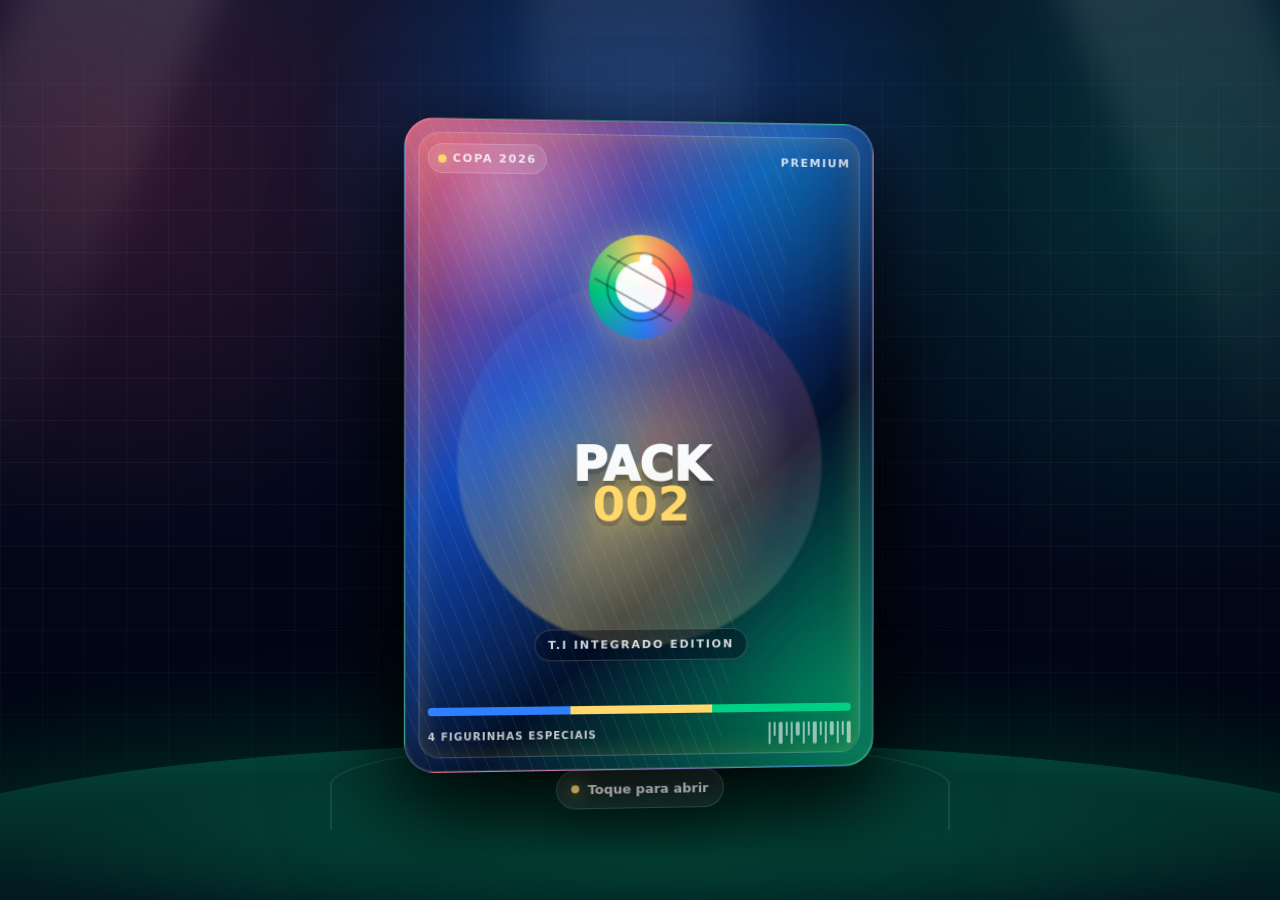
<file: index.html>
<!DOCTYPE html>
<html lang="pt-BR">
<head>
  <meta charset="UTF-8" />
  <meta name="viewport" content="width=device-width, initial-scale=1.0" />

  <title>Figurinha - Copa 2026</title>

  <script src="./assets/gsap.min.js"></script>

  <style>
    :root {
      --bg-1: #020617;
      --gold: #ffd76a;
      --gold-2: #ffb703;
      --blue: #2f80ff;
      --red: #ff3b5f;
      --green: #00d084;
      --white: #f8fafc;
      --card-border: rgba(255, 255, 255, 0.22);
      --pack-w: min(70vw, 285px);
      --pack-h: calc(var(--pack-w) * 1.38);
      --radius: 24px;
    }

    * {
      box-sizing: border-box;
      margin: 0;
      padding: 0;
    }

    html,
    body {
      width: 100%;
      min-height: 100%;
      overflow-x: hidden;
      font-family: Inter, ui-sans-serif, system-ui, -apple-system, BlinkMacSystemFont, "Segoe UI", sans-serif;
      background: var(--bg-1);
      color: var(--white);
    }

    body {
      min-height: 100vh;
    }

    button {
      font: inherit;
    }

    .page {
      position: relative;
      min-height: 100vh;
      display: grid;
      place-items: center;
      padding: 20px 12px 30px;
      overflow-x: hidden;
      overflow-y: auto;
      background:
        radial-gradient(circle at 50% 18%, rgba(47, 128, 255, 0.38), transparent 34%),
        radial-gradient(circle at 8% 16%, rgba(255, 59, 95, 0.18), transparent 30%),
        radial-gradient(circle at 92% 20%, rgba(0, 208, 132, 0.16), transparent 30%),
        linear-gradient(180deg, #06122a 0%, #020617 68%, #01040b 100%);
    }

    .page::before {
      content: "";
      position: absolute;
      inset: 0;
      background-image:
        linear-gradient(rgba(255, 255, 255, 0.035) 1px, transparent 1px),
        linear-gradient(90deg, rgba(255, 255, 255, 0.035) 1px, transparent 1px);
      background-size: 42px 42px;
      mask-image: linear-gradient(to bottom, transparent, black 14%, black 68%, transparent);
      pointer-events: none;
    }

    .stadium {
      position: absolute;
      inset: 0;
      overflow: hidden;
      pointer-events: none;
    }

    .stadium::before {
      content: "";
      position: absolute;
      left: 50%;
      bottom: -72px;
      width: 120vw;
      height: 230px;
      transform: translateX(-50%);
      border-radius: 50% 50% 0 0;
      background:
        radial-gradient(ellipse at center, rgba(0, 208, 132, 0.24), transparent 58%),
        linear-gradient(180deg, rgba(4, 120, 87, 0.55), rgba(2, 6, 23, 0.95));
      box-shadow: 0 -30px 100px rgba(0, 208, 132, 0.15);
    }

    .stadium-line {
      position: absolute;
      left: 50%;
      bottom: 70px;
      width: min(620px, 92vw);
      height: 90px;
      transform: translateX(-50%);
      border: 2px solid rgba(255, 255, 255, 0.14);
      border-bottom: none;
      border-radius: 50% 50% 0 0;
      opacity: 0.65;
    }

    .light {
      position: absolute;
      top: -80px;
      width: 180px;
      height: 82vh;
      background: linear-gradient(to bottom, rgba(255, 255, 255, 0.24), transparent 78%);
      filter: blur(18px);
      opacity: 0.5;
      transform-origin: top center;
      mix-blend-mode: screen;
    }

    .light.left {
      left: 5%;
      transform: rotate(24deg);
    }

    .light.right {
      right: 5%;
      transform: rotate(-24deg);
    }

    .light.center {
      left: 50%;
      transform: translateX(-50%);
      width: 220px;
      opacity: 0.33;
    }

    .app {
      position: relative;
      z-index: 2;
      width: min(100%, 460px);
      min-height: calc(100vh - 106px);
      display: grid;
      place-items: center;
      perspective: 1200px;
    }

    .stage {
      position: relative;
      width: 100%;
      min-height: calc(var(--pack-h) + 118px);
      display: grid;
      place-items: center;
      perspective: 1100px;
    }

    .pack-button {
      position: relative;
      width: var(--pack-w);
      height: var(--pack-h);
      border: 0;
      background: transparent;
      cursor: pointer;
      color: inherit;
      transform-style: preserve-3d;
      -webkit-tap-highlight-color: transparent;
      filter: drop-shadow(0 34px 45px rgba(0, 0, 0, 0.5));
      z-index: 5;
    }

    .pack-button:focus-visible {
      outline: 3px solid rgba(255, 215, 106, 0.9);
      outline-offset: 12px;
      border-radius: var(--radius);
    }

    .pack-shell {
      position: absolute;
      inset: 0;
      transform-style: preserve-3d;
      border-radius: var(--radius);
    }

    .pack-shadow {
      position: absolute;
      left: 8%;
      right: 8%;
      bottom: -38px;
      height: 46px;
      border-radius: 999px;
      background: radial-gradient(ellipse at center, rgba(0, 0, 0, 0.7), transparent 70%);
      filter: blur(10px);
      transform: translateZ(-60px);
    }

    .pack-base,
    .pack-front,
    .pack-piece {
      position: absolute;
      inset: 0;
      overflow: hidden;
      border-radius: var(--radius);
      border: 1px solid rgba(255, 255, 255, 0.22);
      background:
        radial-gradient(circle at 20% 10%, rgba(255, 255, 255, 0.28), transparent 20%),
        radial-gradient(circle at 80% 8%, rgba(0, 208, 132, 0.2), transparent 24%),
        linear-gradient(135deg, rgba(255, 59, 95, 0.95) 0%, rgba(18, 77, 196, 0.98) 36%, rgba(3, 18, 44, 1) 64%, rgba(0, 208, 132, 0.78) 100%);
      box-shadow:
        inset 0 0 0 1px rgba(255, 255, 255, 0.12),
        inset 0 26px 60px rgba(255, 255, 255, 0.08),
        inset 0 -30px 80px rgba(0, 0, 0, 0.34),
        0 30px 80px rgba(0, 0, 0, 0.46);
      backface-visibility: hidden;
    }

    .pack-base {
      transform: translateZ(-12px) scale(0.985);
      filter: brightness(0.72);
    }

    .pack-front {
      transform: translateZ(20px);
    }

    .pack-front::before,
    .pack-piece::before {
      content: "";
      position: absolute;
      inset: -40%;
      background:
        linear-gradient(115deg, transparent 0%, rgba(255, 255, 255, 0.04) 22%, rgba(255, 255, 255, 0.45) 34%, transparent 46%),
        repeating-linear-gradient(60deg, rgba(255, 255, 255, 0.08) 0 1px, transparent 1px 13px);
      transform: translateX(-36%) rotate(8deg);
      animation: foilMove 4.8s linear infinite;
      mix-blend-mode: screen;
      opacity: 0.9;
    }

    .pack-front::after,
    .pack-piece::after {
      content: "";
      position: absolute;
      inset: 13px;
      border-radius: calc(var(--radius) - 10px);
      border: 1px solid rgba(255, 255, 255, 0.22);
      box-shadow:
        inset 0 0 24px rgba(255, 215, 106, 0.18),
        0 0 30px rgba(47, 128, 255, 0.18);
      pointer-events: none;
    }

    @keyframes foilMove {
      0% {
        transform: translateX(-42%) rotate(8deg);
      }

      100% {
        transform: translateX(42%) rotate(8deg);
      }
    }

    .pack-content {
      position: absolute;
      inset: 0;
      display: grid;
      grid-template-rows: auto 1fr auto;
      padding: 24px 22px 22px;
      isolation: isolate;
    }

    .pack-content::before {
      content: "";
      position: absolute;
      left: 50%;
      top: 50%;
      width: 78%;
      aspect-ratio: 1;
      border-radius: 50%;
      transform: translate(-50%, -45%);
      background:
        radial-gradient(circle, rgba(255, 215, 106, 0.45), transparent 60%),
        conic-gradient(from 120deg, rgba(255, 255, 255, 0.12), rgba(255, 215, 106, 0.38), rgba(47, 128, 255, 0.22), rgba(255, 59, 95, 0.22), rgba(255, 255, 255, 0.12));
      filter: blur(1px);
      opacity: 0.95;
      z-index: -1;
    }

    .pack-topline {
      display: flex;
      justify-content: space-between;
      align-items: center;
      gap: 10px;
      font-size: 11px;
      font-weight: 800;
      letter-spacing: 0.14em;
      text-transform: uppercase;
      color: rgba(255, 255, 255, 0.82);
    }

    .mini-badge {
      display: inline-flex;
      align-items: center;
      gap: 6px;
      padding: 7px 9px;
      border-radius: 999px;
      background: rgba(255, 255, 255, 0.1);
      border: 1px solid rgba(255, 255, 255, 0.18);
      backdrop-filter: blur(8px);
    }

    .mini-badge span {
      width: 8px;
      height: 8px;
      border-radius: 999px;
      background: var(--gold);
      box-shadow: 0 0 16px var(--gold);
    }

    .pack-center {
      display: grid;
      place-items: center;
      text-align: center;
      padding-top: 14px;
    }

    .world-ball {
      position: relative;
      width: 102px;
      aspect-ratio: 1;
      margin-bottom: 16px;
      border-radius: 50%;
      background:
        radial-gradient(circle at 35% 28%, #ffffff 0 6%, transparent 7%),
        radial-gradient(circle at 50% 50%, rgba(255, 255, 255, 0.95) 0 34%, transparent 35%),
        conic-gradient(from 40deg, var(--red), var(--blue), var(--green), var(--gold), var(--red));
      box-shadow:
        0 0 34px rgba(255, 215, 106, 0.45),
        inset 0 0 28px rgba(0, 0, 0, 0.18);
    }

    .world-ball::before,
    .world-ball::after {
      content: "";
      position: absolute;
      inset: 17%;
      border-radius: 50%;
      border: 2px solid rgba(2, 6, 23, 0.34);
    }

    .world-ball::after {
      inset: 35% 8%;
      height: 24%;
      top: 38%;
      border-left: 0;
      border-right: 0;
      border-radius: 0;
      transform: rotate(-16deg);
    }

    .pack-title {
      font-size: 38px;
      line-height: 0.84;
      font-weight: 950;
      letter-spacing: 0;
      text-transform: uppercase;
      text-shadow:
        0 5px 0 rgba(0, 0, 0, 0.18),
        0 18px 32px rgba(0, 0, 0, 0.36);
    }

    .pack-title strong {
      display: block;
      color: var(--gold);
      letter-spacing: 0;
      text-shadow:
        0 0 22px rgba(255, 215, 106, 0.48),
        0 5px 0 rgba(0, 0, 0, 0.2);
    }

    .pack-subtitle {
      margin-top: 14px;
      display: inline-flex;
      padding: 8px 12px;
      border-radius: 999px;
      background: rgba(2, 6, 23, 0.42);
      border: 1px solid rgba(255, 255, 255, 0.18);
      color: rgba(255, 255, 255, 0.82);
      font-size: 11px;
      font-weight: 850;
      letter-spacing: 0.16em;
      text-transform: uppercase;
    }

    .pack-bottom {
      display: grid;
      gap: 10px;
    }

    .color-strip {
      display: grid;
      grid-template-columns: 1fr 1fr 1fr;
      height: 8px;
      border-radius: 999px;
      overflow: hidden;
      background: rgba(255, 255, 255, 0.12);
    }

    .color-strip span:nth-child(1) {
      background: var(--blue);
    }

    .color-strip span:nth-child(2) {
      background: var(--gold);
    }

    .color-strip span:nth-child(3) {
      background: var(--green);
    }

    .pack-small {
      display: flex;
      justify-content: space-between;
      align-items: center;
      color: rgba(255, 255, 255, 0.76);
      font-size: 10px;
      font-weight: 750;
      letter-spacing: 0.1em;
      text-transform: uppercase;
    }

    .barcode {
      display: flex;
      gap: 3px;
      height: 22px;
      opacity: 0.72;
    }

    .barcode i {
      display: block;
      width: 2px;
      background: rgba(255, 255, 255, 0.8);
      border-radius: 999px;
    }

    .barcode i:nth-child(2n) {
      height: 14px;
    }

    .barcode i:nth-child(3n) {
      width: 4px;
    }

    .tear-line {
      position: absolute;
      top: 22%;
      left: 6%;
      right: 6%;
      height: 2px;
      z-index: 8;
      transform: scaleX(0);
      transform-origin: left center;
      background:
        linear-gradient(90deg, transparent, rgba(255, 255, 255, 0.9), transparent),
        repeating-linear-gradient(90deg, transparent 0 10px, rgba(255, 255, 255, 0.95) 10px 16px);
      filter: drop-shadow(0 0 12px rgba(255, 255, 255, 0.85));
      opacity: 0;
    }

    .pack-piece {
      opacity: 0;
      z-index: 7;
      transform: translateZ(32px);
      pointer-events: none;
    }

    .piece-top {
      clip-path: polygon(0 0, 100% 0, 100% 25%, 72% 22%, 52% 26%, 32% 21%, 0 25%);
      transform-origin: center 20%;
    }

    .piece-left {
      clip-path: polygon(0 20%, 52% 25%, 45% 100%, 0 100%);
      transform-origin: left center;
    }

    .piece-right {
      clip-path: polygon(48% 25%, 100% 20%, 100% 100%, 55% 100%);
      transform-origin: right center;
    }

    .tap-hint {
      position: absolute;
      left: 50%;
      bottom: -58px;
      transform: translateX(-50%);
      display: inline-flex;
      align-items: center;
      gap: 8px;
      padding: 11px 14px;
      border-radius: 999px;
      color: rgba(255, 255, 255, 0.86);
      background: rgba(255, 255, 255, 0.08);
      border: 1px solid rgba(255, 255, 255, 0.15);
      box-shadow: 0 18px 45px rgba(0, 0, 0, 0.25);
      backdrop-filter: blur(14px);
      white-space: nowrap;
      font-size: 13px;
      font-weight: 700;
      letter-spacing: 0;
      pointer-events: auto;
    }

    .tap-hint span {
      width: 8px;
      height: 8px;
      border-radius: 999px;
      background: var(--gold);
      box-shadow: 0 0 18px var(--gold);
    }

    .sticker-card {
      position: absolute;
      width: min(74vw, 312px);
      aspect-ratio: 0.68;
      z-index: 4;
      opacity: 0;
      transform-style: preserve-3d;
      border-radius: 28px;
      padding: 12px;
      background:
        radial-gradient(circle at 50% 0%, rgba(255, 255, 255, 0.95), rgba(255, 255, 255, 0.7) 12%, rgba(255, 255, 255, 0) 36%),
        linear-gradient(180deg, #ffffff 0%, #f8fbff 52%, #eef5ff 100%);
      border: 1px solid rgba(255, 255, 255, 0.85);
      box-shadow:
        0 0 0 2px rgba(255, 255, 255, 0.45),
        0 34px 90px rgba(0, 0, 0, 0.48),
        0 0 80px rgba(255, 215, 106, 0.22);
      overflow: hidden;
      pointer-events: none;
    }

    .sticker-card::before {
      content: "";
      position: absolute;
      inset: 0;
      background:
        radial-gradient(circle at 18% 18%, rgba(255, 59, 95, 0.18), transparent 20%),
        radial-gradient(circle at 82% 20%, rgba(47, 128, 255, 0.18), transparent 21%),
        radial-gradient(circle at 50% 90%, rgba(0, 208, 132, 0.14), transparent 24%);
      pointer-events: none;
    }

    .sticker-card::after {
      content: "";
      position: absolute;
      inset: 10px;
      border-radius: 20px;
      border: 1.5px solid rgba(18, 77, 196, 0.08);
      box-shadow: inset 0 0 0 1px rgba(255, 255, 255, 0.7);
      pointer-events: none;
    }

    .sticker-shine {
      position: absolute;
      top: -30%;
      left: -85%;
      z-index: 5;
      width: 46%;
      height: 165%;
      background: linear-gradient(
        90deg,
        transparent,
        rgba(255, 255, 255, 0.12),
        rgba(255, 255, 255, 0.72),
        rgba(255, 255, 255, 0.18),
        transparent
      );
      transform: rotate(18deg);
      filter: blur(1px);
      opacity: 0;
      pointer-events: none;
      mix-blend-mode: screen;
    }

    .sticker-graphics {
      position: absolute;
      inset: 0;
      overflow: hidden;
      pointer-events: none;
      z-index: 1;
    }

    .sticker-graphics .shape {
      position: absolute;
      border-radius: 999px;
      filter: saturate(1.05);
    }

    .shape.red-1 {
      width: 180px;
      height: 180px;
      left: -82px;
      top: 110px;
      background: radial-gradient(circle at 35% 35%, rgba(255, 59, 95, 0.92), rgba(255, 59, 95, 0.1) 68%, transparent 72%);
    }

    .shape.blue-1 {
      width: 230px;
      height: 230px;
      right: -120px;
      top: 84px;
      background: radial-gradient(circle at 35% 35%, rgba(47, 128, 255, 0.94), rgba(47, 128, 255, 0.12) 70%, transparent 75%);
    }

    .shape.green-1 {
      width: 220px;
      height: 220px;
      left: -100px;
      bottom: -92px;
      background: radial-gradient(circle at 45% 45%, rgba(0, 208, 132, 0.82), rgba(0, 208, 132, 0.08) 70%, transparent 74%);
    }

    .shape.gold-1 {
      width: 200px;
      height: 200px;
      right: -90px;
      bottom: -84px;
      background: radial-gradient(circle at 40% 40%, rgba(255, 183, 3, 0.88), rgba(255, 183, 3, 0.08) 68%, transparent 73%);
    }

    .arc {
      position: absolute;
      border-radius: 999px;
      border: 12px solid transparent;
      opacity: 0.95;
    }

    .arc.a1 {
      width: 250px;
      height: 250px;
      left: -112px;
      top: 88px;
      border-top-color: rgba(255, 59, 95, 0.86);
      border-right-color: rgba(255, 59, 95, 0.72);
      transform: rotate(8deg);
    }

    .arc.a2 {
      width: 280px;
      height: 280px;
      right: -140px;
      top: 58px;
      border-left-color: rgba(47, 128, 255, 0.9);
      border-bottom-color: rgba(47, 128, 255, 0.65);
      transform: rotate(-20deg);
    }

    .arc.a3 {
      width: 280px;
      height: 280px;
      left: 20px;
      bottom: -162px;
      border-top-color: rgba(0, 208, 132, 0.84);
      border-right-color: rgba(255, 183, 3, 0.82);
      transform: rotate(12deg);
    }

    .sticker-inner {
      position: relative;
      z-index: 2;
      height: 100%;
      display: grid;
      grid-template-rows: auto minmax(0, 1fr) auto;
      gap: 9px;
      padding: 10px;
      border-radius: 20px;
    }

    .sticker-head {
      display: flex;
      justify-content: space-between;
      align-items: center;
      gap: 10px;
      min-height: 42px;
    }

    .album-seal {
      display: inline-grid;
      place-items: center;
      min-width: 102px;
      padding: 8px 12px;
      border-radius: 999px;
      background:
        linear-gradient(180deg, rgba(255, 255, 255, 0.92), rgba(240, 247, 255, 0.82)),
        radial-gradient(circle at 20% 20%, rgba(255, 215, 106, 0.6), transparent 50%);
      border: 1px solid rgba(18, 77, 196, 0.16);
      box-shadow:
        0 10px 22px rgba(18, 77, 196, 0.1),
        inset 0 0 0 1px rgba(255, 255, 255, 0.75);
      color: #12366e;
      font-size: 9px;
      font-weight: 950;
      letter-spacing: 0.12em;
      line-height: 1.15;
      text-align: center;
      text-transform: uppercase;
    }

    .album-seal span {
      color: #d32f55;
      font-size: 8px;
      letter-spacing: 0.14em;
    }

    .sticker-mark {
      color: rgba(25, 64, 125, 0.75);
      font-size: 10px;
      font-weight: 950;
      letter-spacing: 0.12em;
      text-transform: uppercase;
      text-align: right;
      line-height: 1.15;
    }

    .photo-frame {
      position: relative;
      overflow: hidden;
      border-radius: 22px;
      border: 3px solid rgba(255, 255, 255, 0.92);
      background:
        radial-gradient(circle at 50% 20%, rgba(47, 128, 255, 0.18), transparent 42%),
        linear-gradient(180deg, rgba(255, 255, 255, 0.9), rgba(240, 246, 255, 0.95));
      box-shadow:
        0 16px 34px rgba(18, 77, 196, 0.12),
        inset 0 0 0 1px rgba(18, 77, 196, 0.08);
      min-height: 0;
    }

    .photo-frame::before {
      content: "";
      position: absolute;
      inset: auto 10% 0;
      height: 42%;
      border-radius: 50% 50% 0 0;
      background: radial-gradient(ellipse at center, rgba(255, 215, 106, 0.22), transparent 64%);
      z-index: 1;
    }

    .photo-frame img,
    .photo-frame video {
      position: relative;
      z-index: 2;
      display: block;
      width: 100%;
      height: 100%;
      object-fit: cover;
      transform: scale(1.02);
      filter: contrast(1.04) saturate(1.05);
      opacity: 0;
      transition: opacity 0.25s ease;
    }

    .photo-frame video {
      display: none;
    }

    .photo-frame.has-video video {
      display: block;
    }

    .photo-frame.has-video img {
      display: none;
    }

    .photo-frame.loaded img,
    .photo-frame.loaded video {
      opacity: 1;
    }

    .photo-fallback {
      position: absolute;
      inset: 0;
      z-index: 2;
      display: grid;
      place-items: center;
      gap: 6px;
      padding: 16px;
      text-align: center;
      color: rgba(18, 54, 110, 0.72);
      background:
        radial-gradient(circle at 50% 34%, rgba(255, 255, 255, 0.82), transparent 16%),
        linear-gradient(180deg, rgba(255, 255, 255, 0.2), rgba(47, 128, 255, 0.1));
    }

    .photo-fallback strong {
      display: grid;
      place-items: center;
      width: 68px;
      aspect-ratio: 1;
      border-radius: 999px;
      background: rgba(255, 255, 255, 0.78);
      color: #174a9e;
      font-size: 22px;
      font-weight: 950;
      box-shadow: inset 0 -8px 18px rgba(18, 77, 196, 0.1);
    }

    .photo-fallback span {
      font-size: 10px;
      font-weight: 900;
      letter-spacing: 0.12em;
      text-transform: uppercase;
    }

    .photo-frame.loaded .photo-fallback,
    .photo-frame.error .photo-fallback {
      display: none;
    }

    .photo-frame.error img,
    .photo-frame.error video {
      display: none;
    }

    .photo-error {
      position: absolute;
      inset: 16px;
      z-index: 4;
      display: none;
      place-items: center;
      text-align: center;
      padding: 16px;
      border-radius: 18px;
      background: rgba(255, 255, 255, 0.85);
      border: 1px dashed rgba(18, 77, 196, 0.2);
      color: #21314d;
      font-size: 12px;
      line-height: 1.45;
    }

    .photo-frame.error .photo-error {
      display: grid;
    }

    .photo-error strong {
      display: block;
      margin-bottom: 6px;
      color: #c6284c;
      font-size: 13px;
    }

    .player-info {
      position: relative;
      display: grid;
      grid-template-columns: 1fr;
      gap: 7px;
      padding: 12px;
      border-radius: 20px;
      background:
        linear-gradient(180deg, rgba(255, 255, 255, 0.9), rgba(241, 247, 255, 0.82)),
        radial-gradient(circle at 50% 0%, rgba(255, 215, 106, 0.22), transparent 62%);
      border: 1px solid rgba(18, 77, 196, 0.14);
      box-shadow:
        0 12px 26px rgba(18, 77, 196, 0.1),
        inset 0 0 0 1px rgba(255, 255, 255, 0.72);
      text-align: center;
    }

    .player-info::before {
      content: "";
      position: absolute;
      inset: 7px;
      border-radius: 15px;
      border: 1px solid rgba(18, 77, 196, 0.08);
      pointer-events: none;
    }

    .player-info h2 {
      color: #0e234a;
      font-size: clamp(24px, 8vw, 32px);
      line-height: 0.9;
      letter-spacing: 0;
      text-transform: uppercase;
    }

    .player-info p {
      margin: 0;
    }

    .player-team {
      justify-self: center;
      min-width: min(100%, 142px);
      padding: 6px 12px;
      border-radius: 999px;
      color: #9d1730;
      background: rgba(255, 215, 106, 0.3);
      border: 1px solid rgba(157, 23, 48, 0.12);
      font-size: 12px;
      font-weight: 950;
      letter-spacing: 0.14em;
      text-transform: uppercase;
    }

    .pack-results {
      --result-gap: clamp(8px, 1.6vw, 12px);
      position: absolute;
      z-index: 5;
      width: min(92vw, 520px, calc((100dvh - 120px - var(--result-gap)) * 0.68 + var(--result-gap)));
      display: grid;
      grid-template-columns: repeat(2, minmax(0, 1fr));
      gap: var(--result-gap);
      opacity: 0;
      pointer-events: none;
      transform: translateY(30px) scale(0.88);
    }

    .pack-results.is-visible {
      pointer-events: auto;
    }

    .pack-results .sticker-card {
      position: relative;
      width: 100%;
      opacity: 1;
      border-radius: 18px;
      padding: 7px;
      box-shadow:
        0 0 0 1px rgba(255, 255, 255, 0.42),
        0 16px 42px rgba(0, 0, 0, 0.34),
        0 0 34px rgba(255, 215, 106, 0.14);
      transform: none;
      pointer-events: auto;
    }

    .pack-results .sticker-card::after {
      inset: 6px;
      border-radius: 14px;
    }

    .pack-results .sticker-inner {
      gap: 5px;
      padding: 5px;
      border-radius: 14px;
    }

    .pack-results .sticker-head {
      min-height: 24px;
      gap: 5px;
    }

    .pack-results .album-seal {
      min-width: 66px;
      padding: 5px 7px;
      font-size: 6px;
      letter-spacing: 0.1em;
    }

    .pack-results .album-seal span {
      font-size: 5px;
    }

    .pack-results .sticker-mark {
      font-size: 6px;
      letter-spacing: 0.1em;
    }

    .pack-results .photo-frame {
      border-width: 2px;
      border-radius: 14px;
    }

    .pack-results .photo-error {
      inset: 8px;
      padding: 8px;
      border-radius: 12px;
      font-size: 9px;
    }

    .pack-results .photo-fallback {
      padding: 8px;
    }

    .pack-results .photo-fallback strong {
      width: 42px;
      font-size: 15px;
    }

    .pack-results .photo-fallback span {
      font-size: 7px;
    }

    .pack-results .player-info {
      gap: 3px;
      padding: 7px;
      border-radius: 13px;
    }

    .pack-results .player-info::before {
      inset: 4px;
      border-radius: 10px;
    }

    .pack-results .player-info h2 {
      font-size: clamp(13px, 2.5vw, 19px);
      line-height: 0.92;
    }

    .pack-results .player-team {
      min-width: 0;
      padding: 4px 7px;
      font-size: clamp(7px, 1.3vw, 9px);
      letter-spacing: 0.1em;
    }

    .album-link {
      position: fixed;
      right: clamp(14px, 4vw, 28px);
      bottom: clamp(14px, 4vh, 26px);
      z-index: 12;
      display: inline-flex;
      align-items: center;
      justify-content: center;
      min-height: 46px;
      padding: 14px 18px;
      border-radius: 999px;
      border: 1px solid rgba(255, 215, 106, 0.46);
      background:
        linear-gradient(180deg, rgba(255, 215, 106, 0.98), rgba(255, 183, 3, 0.94));
      color: #11213f;
      box-shadow:
        0 18px 42px rgba(0, 0, 0, 0.34),
        0 0 34px rgba(255, 215, 106, 0.24);
      font-size: 12px;
      font-weight: 950;
      letter-spacing: 0.08em;
      text-decoration: none;
      text-transform: uppercase;
      opacity: 0;
      pointer-events: none;
      transform: translateY(16px) scale(0.94);
      transition:
        opacity 240ms ease,
        transform 240ms ease,
        box-shadow 240ms ease;
    }

    .album-link.is-visible {
      opacity: 1;
      pointer-events: auto;
      transform: translateY(0) scale(1);
    }

    .album-link:hover {
      box-shadow:
        0 20px 46px rgba(0, 0, 0, 0.38),
        0 0 42px rgba(255, 215, 106, 0.34);
      transform: translateY(-2px) scale(1.02);
    }

    @media (max-width: 759px) {
      .album-link {
        top: auto;
        right: auto;
        bottom: calc(env(safe-area-inset-bottom, 0px) + 14px);
        left: 50%;
        min-height: 42px;
        padding: 12px 16px;
        transform: translate(-50%, -10px) scale(0.94);
      }

      .album-link.is-visible {
        transform: translate(-50%, 0) scale(1);
      }

      .album-link:hover {
        transform: translate(-50%, -2px) scale(1.02);
      }
    }

    .burst {
      position: absolute;
      inset: 0;
      z-index: 6;
      pointer-events: none;
      overflow: visible;
    }

    .burst::before {
      content: "";
      position: absolute;
      left: 50%;
      top: 45%;
      width: 30px;
      aspect-ratio: 1;
      border-radius: 50%;
      transform: translate(-50%, -50%) scale(0);
      background: radial-gradient(circle, rgba(255, 255, 255, 0.95), rgba(255, 215, 106, 0.52), transparent 70%);
      filter: blur(4px);
      opacity: 0;
    }

    .burst.active::before {
      animation: flash 950ms ease-out both;
    }

    @keyframes flash {
      0% {
        opacity: 0;
        transform: translate(-50%, -50%) scale(0.2);
      }

      25% {
        opacity: 1;
      }

      100% {
        opacity: 0;
        transform: translate(-50%, -50%) scale(18);
      }
    }

    .ray {
      position: absolute;
      left: 50%;
      top: 45%;
      width: 6px;
      height: 260px;
      transform-origin: center bottom;
      border-radius: 999px;
      background: linear-gradient(to top, rgba(255, 215, 106, 0.7), transparent);
      opacity: 0;
      filter: blur(2px);
      mix-blend-mode: screen;
    }

    .confetti {
      position: absolute;
      left: 50%;
      top: 48%;
      width: 8px;
      height: 14px;
      border-radius: 3px;
      opacity: 0;
      will-change: transform, opacity;
    }

    .spark {
      position: absolute;
      width: 5px;
      height: 5px;
      border-radius: 999px;
      background: white;
      box-shadow: 0 0 18px white;
      opacity: 0;
    }

    .firework {
      position: absolute;
      width: 12px;
      height: 42px;
      border-radius: 999px 999px 70% 70%;
      opacity: 0;
      background:
        radial-gradient(circle at 50% 18%, #fff7c2 0 16%, currentColor 26%, rgba(255, 89, 0, 0.9) 58%, transparent 78%),
        linear-gradient(to bottom, rgba(255, 244, 169, 0.95), currentColor 46%, transparent 100%);
      box-shadow:
        0 0 24px currentColor,
        0 0 58px currentColor,
        0 0 100px rgba(255, 92, 0, 0.85);
      filter: saturate(1.45) brightness(1.18);
      mix-blend-mode: screen;
      transform-origin: center bottom;
      will-change: transform, opacity;
    }

    .firework-core {
      position: absolute;
      width: 142px;
      aspect-ratio: 1;
      border: 2px solid currentColor;
      border-radius: 999px;
      opacity: 0;
      background: radial-gradient(circle, rgba(255, 245, 186, 0.42), rgba(255, 122, 0, 0.16) 38%, transparent 66%);
      filter:
        drop-shadow(0 0 24px currentColor)
        drop-shadow(0 0 62px rgba(255, 95, 0, 0.95));
      mix-blend-mode: screen;
      will-change: transform, opacity;
    }

    @media (max-width: 759px) {
      .ray,
      .firework,
      .firework-core,
      .light {
        mix-blend-mode: normal;
      }

      .ray {
        filter: blur(1px);
      }

      .firework {
        width: 8px;
        height: 28px;
        box-shadow:
          0 0 16px currentColor,
          0 0 34px rgba(255, 92, 0, 0.62);
        filter: none;
      }

      .firework-core {
        width: 86px;
        filter: none;
      }

      .light {
        opacity: 0.28;
        filter: blur(10px);
      }
    }

    @media (min-width: 760px) {
      :root {
        --pack-w: min(36vw, 30rem, calc((100dvh - 100px) / 1.38));
        --radius: 30px;
      }

      html,
      body {
        height: 100%;
      }

      .page {
        height: 100dvh;
        min-height: 0;
        padding: 20px 28px 18px;
        overflow: hidden;
      }

      .app {
        width: min(100%, 860px);
        height: 100%;
        min-height: 0;
      }

      .stage {
        height: 100%;
        min-height: 0;
      }

      .pack-title {
        font-size: 46px;
      }

      .sticker-card {
        width: min(76vw, 330px, calc((100dvh - 154px) * 0.68));
      }

      .player-info h2 {
        font-size: 30px;
      }

      .tap-hint {
        bottom: clamp(-48px, -5vh, -34px);
      }
    }

    @media (prefers-reduced-motion: reduce) {
      *,
      *::before,
      *::after {
        animation-duration: 0.001ms !important;
        animation-iteration-count: 1 !important;
        scroll-behavior: auto !important;
      }
    }
  </style>
</head>

<body>
  <div class="page">
    <div class="stadium" aria-hidden="true">
      <div class="light left"></div>
      <div class="light center"></div>
      <div class="light right"></div>
      <div class="stadium-line"></div>
    </div>

    <main class="app">
      <section class="stage" aria-label="Animação de abertura de pacote">
        <div class="burst" id="burst"></div>

        <article class="sticker-card" id="stickerCard" aria-live="polite">
          <div class="sticker-shine" id="stickerShine"></div>

          <div class="sticker-graphics" aria-hidden="true">
            <span class="shape red-1"></span>
            <span class="shape blue-1"></span>
            <span class="shape green-1"></span>
            <span class="shape gold-1"></span>

            <span class="arc a1"></span>
            <span class="arc a2"></span>
            <span class="arc a3"></span>
          </div>

          <div class="sticker-inner">
            <div class="sticker-head">
              <div class="album-seal">
                Copa 2026
                <span>T.I Integrado</span>
              </div>

              <div class="sticker-mark">
                Collector<br />
                Edition
              </div>
            </div>

            <div class="photo-frame" id="photoFrame">
              <img id="stickerPhoto" src="" alt="Foto da figurinha" />
              <video id="stickerVideo" muted loop playsinline preload="metadata" aria-label="Video da figurinha"></video>
              <div class="photo-fallback" id="photoFallback" aria-hidden="true">
                <strong>TI</strong>
                <span>Foto em breve</span>
              </div>

              <div class="photo-error" id="photoError">
                <div>
                  <strong>Foto não carregou</strong>
                  Verifique se o caminho da imagem está correto.
                </div>
              </div>
            </div>

            <div class="player-info">
              <h2 id="playerName">Figurinha 01</h2>
              <p class="player-team" id="playerTeam">Novo pack</p>
            </div>
          </div>
        </article>

        <div class="pack-results" id="packResults" aria-live="polite" aria-label="Figurinhas reveladas"></div>

        <button class="pack-button" id="packButton" type="button" aria-label="Abrir Pack 002">
          <div class="pack-shell" id="packShell">
            <div class="pack-shadow"></div>

            <div class="pack-base"></div>

            <div class="pack-front" id="packFront">
              <div class="pack-content">
                <div class="pack-topline">
                  <span class="mini-badge"><span></span>Copa 2026</span>
                  <span>Premium</span>
                </div>

                <div class="pack-center">
                  <div class="world-ball" aria-hidden="true"></div>

                  <div class="pack-title">
                    Pack
                    <strong>002</strong>
                  </div>

                  <div class="pack-subtitle">T.I Integrado Edition</div>
                </div>

                <div class="pack-bottom">
                  <div class="color-strip">
                    <span></span>
                    <span></span>
                    <span></span>
                  </div>

                  <div class="pack-small">
                    <span>4 figurinhas especiais</span>

                    <div class="barcode" aria-hidden="true">
                      <i></i><i></i><i></i><i></i><i></i><i></i><i></i><i></i>
                      <i></i><i></i><i></i><i></i><i></i><i></i><i></i>
                    </div>
                  </div>
                </div>
              </div>
            </div>

            <div class="pack-piece piece-top"></div>
            <div class="pack-piece piece-left"></div>
            <div class="pack-piece piece-right"></div>

            <div class="tear-line" id="tearLine"></div>

            <div class="tap-hint" id="tapHint">
              <span></span>
              Toque para abrir
            </div>
          </div>
        </button>
      </section>
    </main>

    <a class="album-link" id="albumLink" href="./album.html">Ver &aacute;lbum</a>
  </div>

  <script>
    const CONFIG = {
      audioAbertura: "./assets/WhatsApp%20Video%202026-05-28%20at%2016.10.52.mp4",
      figurinhas: [
        {
          nome: "Adriano",
          time: "Dados",
          foto: "./assets/pack002-adriano.jpg"
        },
        {
          nome: "Guglielmo",
          time: "Opera\u00e7\u00f5es",
          foto: "./assets/pack002-guglielmo.jpg"
        },
        {
          nome: "Marcus",
          time: "ERP",
          foto: "./assets/pack002-marcus.mp4"
        },
        {
          nome: "Noel",
          time: "Opera\u00e7\u00f5es",
          foto: "./assets/pack002-noel.jpg?v=20260619-1552"
        }
      ]
    };

    const packButton = document.querySelector("#packButton");
    const packShell = document.querySelector("#packShell");
    const packFront = document.querySelector("#packFront");
    const stickerCard = document.querySelector("#stickerCard");
    const stickerShine = document.querySelector("#stickerShine");
    const stickerPhoto = document.querySelector("#stickerPhoto");
    const stickerVideo = document.querySelector("#stickerVideo");
    const photoFrame = document.querySelector("#photoFrame");
    const photoError = document.querySelector("#photoError");
    const photoFallback = document.querySelector("#photoFallback");
    const packResults = document.querySelector("#packResults");
    const albumLink = document.querySelector("#albumLink");
    const playerName = document.querySelector("#playerName");
    const playerTeam = document.querySelector("#playerTeam");
    const tapHint = document.querySelector("#tapHint");
    const tearLine = document.querySelector("#tearLine");
    const burst = document.querySelector("#burst");
    const pieces = gsap.utils.toArray(".pack-piece");
    const stickerOpenAudio = new Audio(CONFIG.audioAbertura);
    stickerOpenAudio.preload = "auto";
    stickerOpenAudio.loop = false;
    const lightEffectsQuery = window.matchMedia("(max-width: 759px), (pointer: coarse)");
    const reduceMotionQuery = window.matchMedia("(prefers-reduced-motion: reduce)");

    let opened = false;
    let stickerAudioPlayed = false;

    function shouldUseLightEffects() {
      return lightEffectsQuery.matches || reduceMotionQuery.matches;
    }

    function encodeFilePath(path) {
      return encodeURI(path).replace(/#/g, "%23");
    }

    function normalizeImagePath(path) {
      let imagePath = String(path || "").trim();

      if (!imagePath) return "";

      imagePath = imagePath.replaceAll("\\", "/");

      return encodeFilePath(imagePath);
    }

    function isVideoPath(path) {
      return /\.(?:mp4|webm|mov)(?:[?#].*)?$/i.test(String(path || ""));
    }

    function normalizeSticker(sticker, index) {
      return {
        nome: sticker?.nome || `Figurinha ${String(index + 1).padStart(2, "0")}`,
        time: sticker?.time || "Novo pack",
        foto: sticker?.foto || ""
      };
    }

    function getPackStickers() {
      return Array.from({ length: 4 }, function (_, index) {
        return normalizeSticker(CONFIG.figurinhas?.[index], index);
      });
    }

    function applyPhoto(frame, image, video, errorBox, sticker) {
      const imagePath = normalizeImagePath(sticker.foto);
      const isVideo = isVideoPath(imagePath);

      frame.classList.remove("loaded", "error", "placeholder", "has-video");
      errorBox.removeAttribute("style");
      image.onload = null;
      image.onerror = null;
      image.removeAttribute("src");
      image.alt = sticker.nome ? `Foto de ${sticker.nome}` : "Foto da figurinha";
      video.onloadeddata = null;
      video.onerror = null;
      video.pause();
      video.removeAttribute("src");
      video.load();

      if (!imagePath) {
        frame.classList.add("placeholder");
        return;
      }

      if (isVideo) {
        frame.classList.add("has-video");
        video.onloadeddata = function () {
          frame.classList.add("loaded");
          frame.classList.remove("error", "placeholder");
          video.play().catch(function () {});
        };

        video.onerror = function () {
          frame.classList.add("error");
          frame.classList.remove("loaded", "placeholder");

          errorBox.innerHTML = `
            <div>
              <strong>Midia nao carregou</strong>
              Caminho usado:<br>
              <span style="word-break: break-word;">${imagePath || "vazio"}</span>
            </div>
          `;

          console.error("A midia da figurinha nao carregou. Caminho usado:", imagePath);
        };

        video.src = imagePath;
        video.load();
        return;
      }

      image.onload = function () {
        frame.classList.add("loaded");
        frame.classList.remove("error", "placeholder");
      };

      image.onerror = function () {
        frame.classList.add("error");
        frame.classList.remove("loaded", "placeholder");

        errorBox.innerHTML = `
          <div>
            <strong>Foto nÃ£o carregou</strong>
            Caminho usado:<br>
            <span style="word-break: break-word;">${imagePath || "vazio"}</span>
          </div>
        `;

        console.error("A imagem da figurinha nÃ£o carregou. Caminho usado:", imagePath);
      };

      image.src = imagePath;
    }

    function applySticker(index) {
      const sticker = getPackStickers()[index];

      playerName.textContent = sticker.nome;
      playerTeam.textContent = sticker.time;
      applyPhoto(photoFrame, stickerPhoto, stickerVideo, photoError, sticker);
    }

    function renderStickerCard(sticker, index) {
      const imagePath = normalizeImagePath(sticker.foto);
      const isVideo = isVideoPath(imagePath);
      const imageMarkup = imagePath
        ? isVideo
          ? `<video class="result-photo result-video" src="${imagePath}" muted loop autoplay playsinline preload="metadata" aria-label="Video de ${sticker.nome}"></video>`
          : `<img class="result-photo" src="${imagePath}" alt="Foto de ${sticker.nome}" />`
        : "";
      const frameClass = imagePath
        ? `photo-frame${isVideo ? " has-video" : ""}`
        : "photo-frame placeholder";

      return `
        <article class="sticker-card result-card" aria-label="${sticker.nome}">
          <div class="sticker-shine"></div>
          <div class="sticker-graphics" aria-hidden="true">
            <span class="shape red-1"></span>
            <span class="shape blue-1"></span>
            <span class="shape green-1"></span>
            <span class="shape gold-1"></span>
            <span class="arc a1"></span>
            <span class="arc a2"></span>
            <span class="arc a3"></span>
          </div>
          <div class="sticker-inner">
            <div class="sticker-head">
              <div class="album-seal">
                Copa 2026
                <span>${String(index + 1).padStart(2, "0")} / 04</span>
              </div>
              <div class="sticker-mark">
                Pack<br />
                Reveal
              </div>
            </div>
            <div class="${frameClass}">
              ${imageMarkup}
              <div class="photo-fallback" aria-hidden="true">
                <strong>TI</strong>
                <span>Foto em breve</span>
              </div>
              <div class="photo-error">
                <div>
                  <strong>Foto nÃ£o carregou</strong>
                  Verifique o arquivo.
                </div>
              </div>
            </div>
            <div class="player-info">
              <h2>${sticker.nome}</h2>
              <p class="player-team">${sticker.time}</p>
            </div>
          </div>
        </article>
      `;
    }

    function renderPackResults() {
      const stickers = getPackStickers();
      packResults.innerHTML = stickers.map(renderStickerCard).join("");

      packResults.querySelectorAll(".result-photo").forEach(function (media) {
        const frame = media.closest(".photo-frame");
        const errorBox = frame.querySelector(".photo-error");
        const isVideo = media instanceof HTMLVideoElement;

        function markLoaded() {
          frame.classList.add("loaded");
          frame.classList.remove("error", "placeholder");
        }

        if (isVideo) {
          media.addEventListener("loadeddata", function () {
            markLoaded();
            media.play().catch(function () {});
          });
        } else {
          media.addEventListener("load", markLoaded);
        }

        media.addEventListener("error", function () {
          frame.classList.add("error");
          frame.classList.remove("loaded", "placeholder");
          errorBox.style.display = "grid";
        });

        if (isVideo && media.readyState >= HTMLMediaElement.HAVE_CURRENT_DATA) {
          markLoaded();
          media.play().catch(function () {});
        }

        if (!isVideo && media.complete && media.naturalWidth > 0) {
          markLoaded();
        }
      });
    }

    function preloadPackImages() {
      getPackStickers().forEach(function (sticker) {
        const imagePath = normalizeImagePath(sticker.foto);

        if (!imagePath) return;

        if (isVideoPath(imagePath)) {
          const video = document.createElement("video");
          video.preload = "metadata";
          video.muted = true;
          video.src = imagePath;
          video.load();
          return;
        }

        const image = new Image();
        image.src = imagePath;
      });
    }

    function createRays() {
      const total = 18;

      for (let i = 0; i < total; i++) {
        const ray = document.createElement("span");
        ray.className = "ray";
        ray.style.transform = `translate(-50%, -100%) rotate(${(360 / total) * i}deg)`;
        burst.appendChild(ray);
      }
    }

    function createConfetti() {
      const colors = ["#ffd76a", "#ff3b5f", "#2f80ff", "#00d084", "#ffffff"];
      const lightEffects = shouldUseLightEffects();
      const total = lightEffects ? 22 : 90;

      for (let i = 0; i < total; i++) {
        const piece = document.createElement("span");
        piece.className = "confetti";
        piece.style.background = colors[Math.floor(Math.random() * colors.length)];
        burst.appendChild(piece);

        const angle = Math.random() * Math.PI * 2;
        const distance = lightEffects ? gsap.utils.random(70, 190) : gsap.utils.random(100, 360);
        const x = Math.cos(angle) * distance;
        const y = Math.sin(angle) * distance - (lightEffects ? gsap.utils.random(24, 92) : gsap.utils.random(40, 180));

        gsap.fromTo(
          piece,
          {
            x: 0,
            y: 0,
            scale: gsap.utils.random(0.6, 1.4),
            rotation: gsap.utils.random(-120, 120),
            opacity: 1
          },
          {
            x,
            y,
            rotation: gsap.utils.random(280, 980),
            opacity: 0,
            duration: lightEffects ? gsap.utils.random(0.9, 1.55) : gsap.utils.random(1.35, 2.4),
            ease: "power3.out",
            onComplete: function () {
              piece.remove();
            }
          }
        );
      }
    }

    function createSparks() {
      const lightEffects = shouldUseLightEffects();
      const total = lightEffects ? 10 : 36;

      for (let i = 0; i < total; i++) {
        const spark = document.createElement("span");
        spark.className = "spark";
        burst.appendChild(spark);

        const angle = Math.random() * Math.PI * 2;
        const distance = lightEffects ? gsap.utils.random(42, 130) : gsap.utils.random(60, 280);

        gsap.fromTo(
          spark,
          {
            left: "50%",
            top: "45%",
            x: 0,
            y: 0,
            scale: 0,
            opacity: 1
          },
          {
            x: Math.cos(angle) * distance,
            y: Math.sin(angle) * distance,
            scale: gsap.utils.random(0.7, 1.8),
            opacity: 0,
            duration: lightEffects ? gsap.utils.random(0.45, 0.9) : gsap.utils.random(0.7, 1.35),
            ease: "power2.out",
            onComplete: function () {
              spark.remove();
            }
          }
        );
      }
    }

    function createSideFireworks() {
      const colors = ["#fff0a6", "#ffd76a", "#ff9f1c", "#ff5a1f", "#ff2f1f"];
      const lightEffects = shouldUseLightEffects();
      const origins = lightEffects ? [
        { left: "18%", top: "45%" },
        { left: "82%", top: "45%" }
      ] : [
        { left: "16%", top: "38%" },
        { left: "84%", top: "38%" },
        { left: "22%", top: "58%" },
        { left: "78%", top: "58%" },
        { left: "12%", top: "50%" },
        { left: "88%", top: "50%" }
      ];

      origins.forEach(function (origin, originIndex) {
        const core = document.createElement("span");
        const coreColor = colors[originIndex % colors.length];
        core.className = "firework-core";
        core.style.left = origin.left;
        core.style.top = origin.top;
        core.style.color = coreColor;
        burst.appendChild(core);

        gsap.fromTo(
          core,
          {
            xPercent: -50,
            yPercent: -50,
            scale: 0.12,
            opacity: 0.95
          },
          {
            scale: lightEffects ? 1.05 : 1.65,
            opacity: 0,
            duration: lightEffects ? 0.72 : 1.05,
            delay: originIndex * 0.08,
            ease: "power2.out",
            onComplete: function () {
              core.remove();
            }
          }
        );

        const total = lightEffects ? 10 : 34;

        for (let i = 0; i < total; i++) {
          const firework = document.createElement("span");
          const color = colors[(i + originIndex) % colors.length];
          firework.className = "firework";
          firework.style.left = origin.left;
          firework.style.top = origin.top;
          firework.style.background = color;
          firework.style.color = color;
          burst.appendChild(firework);

          const angle = Math.random() * Math.PI * 2;
          const distance = lightEffects ? gsap.utils.random(56, 136) : gsap.utils.random(92, 245);

          gsap.fromTo(
            firework,
            {
              x: 0,
              y: 0,
              scale: 0,
              rotation: (angle * 180) / Math.PI,
              opacity: 1
            },
          {
            x: Math.cos(angle) * distance,
            y: Math.sin(angle) * distance - (lightEffects ? gsap.utils.random(4, 22) : gsap.utils.random(8, 46)),
            scale: lightEffects ? gsap.utils.random(0.56, 1.08) : gsap.utils.random(0.72, 1.65),
            rotation: (angle * 180) / Math.PI + gsap.utils.random(-95, 95),
            opacity: 0,
            duration: lightEffects ? gsap.utils.random(0.72, 1.18) : gsap.utils.random(1.15, 1.9),
            delay: originIndex * 0.08,
            ease: "expo.out",
            onComplete: function () {
              firework.remove();
            }
            }
          );
        }
      });
    }

    function resetInitialAnimationState() {
      opened = false;
      packButton.disabled = false;
      burst.classList.remove("active");
      packResults.innerHTML = "";
      packResults.classList.remove("is-visible");
      albumLink.classList.remove("is-visible");

      gsap.set(packResults, {
        autoAlpha: 0,
        y: 30,
        scale: 0.88
      });

      gsap.set(packButton, {
        autoAlpha: 1,
        scale: 1,
        x: 0,
        y: 0,
        rotation: 0,
        rotationX: 0,
        rotationY: 0
      });

      gsap.set(packShell, {
        autoAlpha: 1,
        scale: 1,
        x: 0,
        y: 0,
        rotation: 0,
        rotationX: 0,
        rotationY: 0,
        transformPerspective: 1000
      });

      gsap.set(packFront, {
        autoAlpha: 1,
        scale: 1,
        x: 0,
        y: 0,
        rotation: 0,
        rotationX: 0,
        rotationY: 0
      });

      gsap.set(pieces, {
        autoAlpha: 0,
        x: 0,
        y: 0,
        rotation: 0,
        rotationX: 0,
        rotationY: 0,
        scale: 1
      });

      gsap.set(tearLine, {
        autoAlpha: 0,
        scaleX: 0
      });

      gsap.set(tapHint, {
        autoAlpha: 1,
        y: 0
      });

      gsap.set(stickerCard, {
        autoAlpha: 0,
        y: 190,
        scale: 0.1,
        rotation: -1260,
        rotationX: 78,
        rotationY: -420,
        filter: "blur(16px)",
        transformPerspective: 1200,
        transformOrigin: "50% 50%"
      });

      gsap.set(stickerShine, {
        x: "-180%",
        opacity: 0
      });

      gsap.set(".ray", {
        opacity: 0,
        scaleY: 0.2
      });
    }

    function startIdlePackAnimation() {
      gsap.to(packShell, {
        y: -8,
        rotationY: 4,
        duration: 2.3,
        repeat: -1,
        yoyo: true,
        ease: "sine.inOut"
      });

      gsap.to(".world-ball", {
        rotation: 360,
        duration: 12,
        repeat: -1,
        ease: "none"
      });
    }

    function playStickerShine() {
      gsap.killTweensOf(stickerShine);
      gsap.fromTo(
        stickerShine,
        {
          x: "-180%",
          opacity: 0
        },
        {
          x: "420%",
          opacity: 1,
          duration: 1.05,
          ease: "power2.inOut",
          repeat: 1,
          repeatDelay: 0.45,
          yoyo: false,
          onComplete: function () {
            gsap.set(stickerShine, {
              opacity: 0,
              x: "-180%"
            });
          }
        }
      );
    }

    function loopStickerShine() {
      gsap.killTweensOf(stickerShine);
      gsap.fromTo(
        stickerShine,
        {
          x: "-190%",
          opacity: 0
        },
        {
          x: "430%",
          opacity: 0.92,
          duration: 1.35,
          ease: "power2.inOut",
          repeat: -1,
          repeatDelay: 1.15,
          onRepeat: function () {
            gsap.set(stickerShine, {
              opacity: 0,
              x: "-190%"
            });
          }
        }
      );
    }

    function loopResultShines() {
      const shines = packResults.querySelectorAll(".sticker-shine");
      const lightEffects = shouldUseLightEffects();

      gsap.killTweensOf(shines);

      shines.forEach(function (shine, index) {
        gsap.fromTo(
          shine,
          {
            x: "-190%",
            opacity: 0
          },
          {
            x: "430%",
            opacity: 0.72,
            duration: 1.15,
            delay: index * 0.18,
            ease: "power2.inOut",
            repeat: lightEffects ? 2 : -1,
            repeatDelay: lightEffects ? 2.4 : 1.8,
            onRepeat: function () {
              gsap.set(shine, {
                opacity: 0,
                x: "-190%"
              });
            }
          }
        );
      });
    }

    function prepareStickerReveal(index) {
      applySticker(index);
      gsap.killTweensOf(stickerShine);
      gsap.set(stickerShine, {
        x: "-180%",
        opacity: 0
      });
    }

    function addStickerReveal(tl, index, total) {
      const isLast = index === total - 1;

      tl.add(function () {
        prepareStickerReveal(index);
      });

      tl.set(stickerCard, {
        autoAlpha: 1,
        y: 150,
        scale: 0.12,
        rotation: -1260,
        rotationX: 78,
        rotationY: -420,
        filter: "blur(16px)"
      });

      tl.to(stickerCard, {
        y: 96,
        scale: 0.28,
        rotation: -900,
        rotationX: 62,
        rotationY: -300,
        filter: "blur(13px)",
        duration: 0.55,
        ease: "power2.out"
      });

      tl.to(stickerCard, {
        y: 32,
        scale: 0.62,
        rotation: -405,
        rotationX: 38,
        rotationY: -155,
        filter: "blur(8px)",
        duration: 0.72,
        ease: "power2.inOut"
      });

      tl.to(stickerCard, {
        y: -12,
        scale: 1,
        rotation: 0,
        rotationX: 0,
        rotationY: 0,
        filter: "blur(0px)",
        duration: 0.88,
        ease: "back.out(1.45)"
      });

      tl.add(createSparks, "-=0.2");
      tl.add(playStickerShine, "-=0.18");

      if (isLast) {
        if (!shouldUseLightEffects()) {
          tl.add(createSideFireworks, ">-0.02");
        }
        return;
      }

      tl.to(stickerCard, {
        autoAlpha: 0,
        y: -96,
        scale: 0.58,
        rotation: 16,
        filter: "blur(6px)",
        duration: 0.42,
        ease: "power2.in"
      }, "+=0.18");
    }

    function playStickerOpenAudio() {
      if (stickerAudioPlayed) return;

      stickerAudioPlayed = true;
      stickerOpenAudio.currentTime = 0;
      stickerOpenAudio.play().catch(function () {});
    }

    function openPack() {
      if (opened) return;

      const stickers = getPackStickers();

      opened = true;
      packButton.disabled = true;
      playStickerOpenAudio();

      gsap.killTweensOf(packShell);
      gsap.killTweensOf(stickerCard);
      gsap.killTweensOf(stickerShine);
      gsap.killTweensOf(packResults);
      gsap.killTweensOf(packResults.querySelectorAll(".sticker-shine"));

      packResults.innerHTML = "";
      packResults.classList.remove("is-visible");
      albumLink.classList.remove("is-visible");

      const tl = gsap.timeline({
        defaults: {
          ease: "power3.out"
        }
      });

      tl.to(tapHint, {
        autoAlpha: 0,
        y: 10,
        duration: 0.22
      });

      tl.to(packShell, {
        y: -8,
        rotation: 2,
        duration: 0.12,
        repeat: 7,
        yoyo: true,
        ease: "power1.inOut"
      });

      tl.to(packShell, {
        scale: 1.05,
        rotationX: 8,
        duration: 0.28,
        ease: "back.out(2)"
      });

      tl.to(tearLine, {
        autoAlpha: 1,
        scaleX: 1,
        duration: 0.42,
        ease: "power4.out"
      });

      tl.to(packShell, {
        rotation: -3,
        x: -6,
        duration: 0.08,
        repeat: 5,
        yoyo: true,
        ease: "power1.inOut"
      });

      tl.set(pieces, {
        autoAlpha: 1
      });

      tl.to(packFront, {
        autoAlpha: 0,
        scale: 0.98,
        duration: 0.08
      });

      tl.add(function () {
        burst.classList.remove("active");
        void burst.offsetWidth;
        burst.classList.add("active");
        createConfetti();
        createSparks();
      });

      tl.to(".ray", {
        opacity: 0.65,
        scaleY: 1,
        duration: 0.5,
        stagger: 0.018,
        ease: "power2.out"
      }, "<");

      tl.to(".piece-top", {
        y: -180,
        x: 12,
        rotation: -18,
        rotationX: -50,
        scale: 0.98,
        duration: 0.72,
        ease: "power4.out"
      }, "<");

      tl.to(".piece-left", {
        x: -170,
        y: 42,
        rotation: -24,
        rotationY: -68,
        duration: 0.82,
        ease: "power4.out"
      }, "<0.05");

      tl.to(".piece-right", {
        x: 170,
        y: 44,
        rotation: 24,
        rotationY: 68,
        duration: 0.82,
        ease: "power4.out"
      }, "<");

      tl.to(packShell, {
        y: 82,
        scale: 0.84,
        opacity: 0,
        rotationX: -10,
        duration: 0.82,
        ease: "power3.out"
      }, "<0.04");

      stickers.forEach(function (_, index) {
        addStickerReveal(tl, index, stickers.length);
      });

      tl.to(stickerCard, {
        autoAlpha: 0,
        y: -72,
        scale: 0.72,
        filter: "blur(5px)",
        duration: 0.42,
        ease: "power2.in"
      }, "+=0.3");

      tl.to(".ray", {
        opacity: 0,
        scaleY: 0.4,
        duration: 0.8,
        stagger: 0.01,
        ease: "power2.out"
      }, "<0.05");

      tl.add(function () {
        gsap.killTweensOf(stickerCard);
        gsap.killTweensOf(stickerShine);
        gsap.set(stickerShine, {
          x: "-180%",
          opacity: 0
        });

        renderPackResults();
        packResults.classList.add("is-visible");
        albumLink.classList.add("is-visible");

        gsap.set(packResults, {
          autoAlpha: 0,
          y: 26,
          scale: 0.88
        });

        gsap.set(packResults.querySelectorAll(".result-card"), {
          autoAlpha: 0,
          y: 50,
          scale: 0.74,
          rotation: function (index) {
            return index % 2 === 0 ? -5 : 5;
          }
        });

        createConfetti();
        createSideFireworks();
      });

      tl.to(packResults, {
        autoAlpha: 1,
        y: 0,
        scale: 1,
        duration: 0.75,
        ease: "back.out(1.35)"
      });

      tl.add(function () {
        gsap.to(packResults.querySelectorAll(".result-card"), {
          autoAlpha: 1,
          y: 0,
          scale: 1,
          rotation: 0,
          duration: 0.68,
          stagger: 0.08,
          ease: "back.out(1.55)"
        });
        loopResultShines();
      });
    }

    applySticker(0);
    preloadPackImages();
    createRays();
    resetInitialAnimationState();
    startIdlePackAnimation();

    packButton.addEventListener("click", openPack);
    tapHint.addEventListener("click", function (event) {
      event.preventDefault();
      openPack();
    });
  </script>
</body>
</html>
</file>
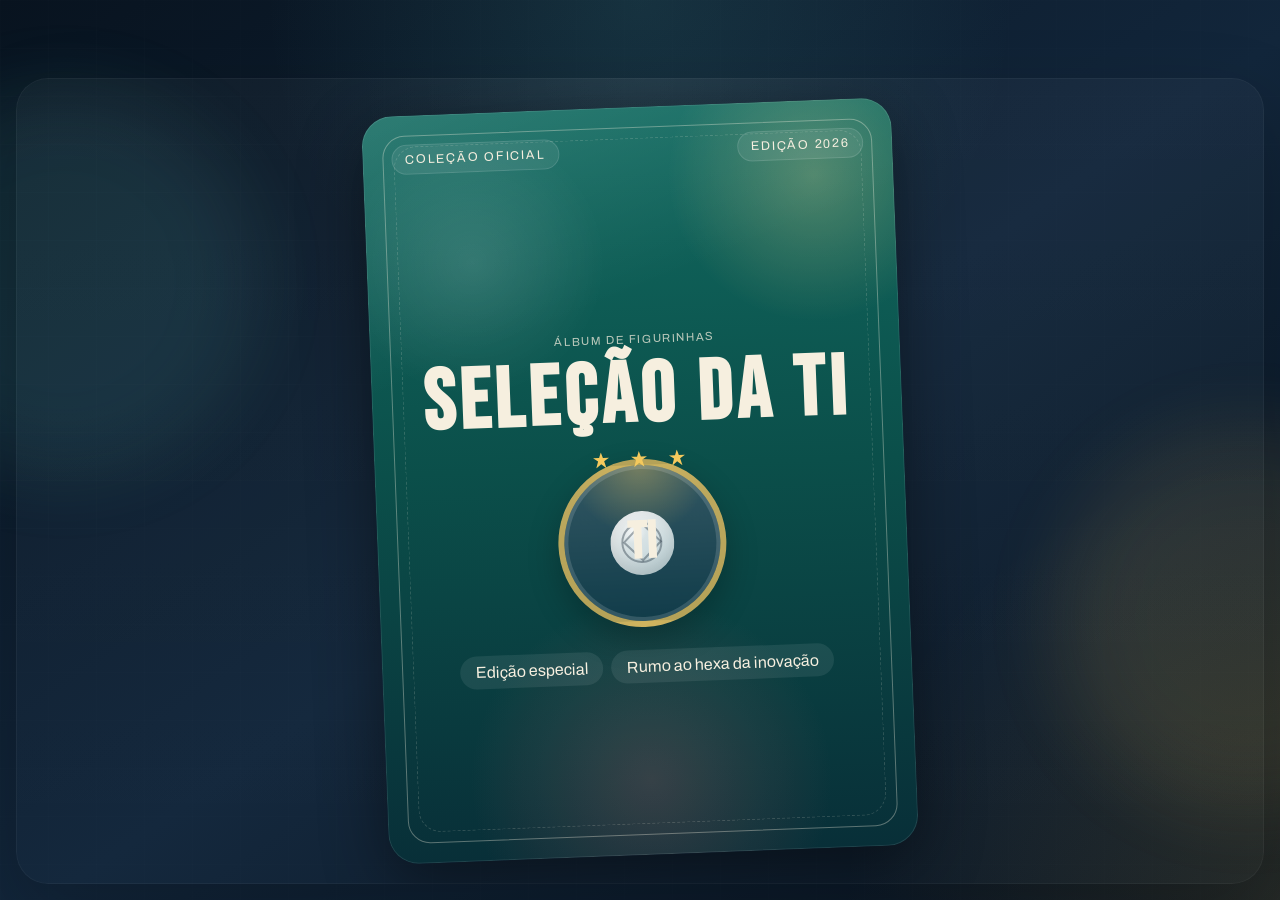
<file: album.html>
<!DOCTYPE html>
<html lang="pt-BR">
  <head>
    <meta charset="UTF-8" />
    <meta name="viewport" content="width=device-width, initial-scale=1.0" />
    <title>Álbum da TI 2026</title>
    <link rel="preconnect" href="https://fonts.googleapis.com" />
    <link rel="preconnect" href="https://fonts.gstatic.com" crossorigin />
    <link
      href="https://fonts.googleapis.com/css2?family=Archivo:wght@400;500;700;800&family=Bebas+Neue&display=swap"
      rel="stylesheet"
    />
    <link rel="stylesheet" href="./styles.css" />
  </head>
  <body>
    <div class="scene-glow scene-glow-left"></div>
    <div class="scene-glow scene-glow-right"></div>

    <main class="experience">
      <div class="stage-shell">
        <section class="cover-stage" id="coverStage" aria-hidden="false">
          <div class="cover-card" role="button" tabindex="0" aria-label="Capa do álbum da TI">
            <div class="cover-noise"></div>
            <div class="cover-header">
              <span class="cover-badge">Coleção oficial</span>
              <span class="cover-year">Edição 2026</span>
            </div>

            <div class="cover-body">
              <p class="cover-kicker">Álbum de Figurinhas</p>
              <h1>Seleção da TI</h1>
              <div class="cover-emblem">
                <span class="emblem-star"></span>
                <span class="emblem-star"></span>
                <span class="emblem-star"></span>
                <div class="emblem-ball"></div>
                <strong>TI</strong>
              </div>

              <div class="cover-ribbon">
                <span>Edição especial</span>
                <span>Rumo ao hexa da inovação</span>
              </div>
            </div>
          </div>
        </section>

        <section class="album-stage is-hidden" id="albumStage" aria-hidden="true">
          <div class="topbar">
            <button class="album-back" id="backToCover" aria-label="Rever pack novo">
              <span></span>
              <strong>Rever pack novo</strong>
            </button>
            <div class="topbar-heading">
              <p class="eyebrow">Álbum da TI</p>
              <h2>Coleção de pessoas</h2>
            </div>
          </div>

          <div class="album-shell">
            <button class="nav-button nav-prev" id="prevBtn" aria-label="Voltar página">
              <span></span>
            </button>

            <div class="album-frame">
              <div class="album-shadow"></div>
              <div class="book" id="book"></div>
            </div>

            <button class="nav-button nav-next" id="nextBtn" aria-label="Avançar página">
              <span></span>
            </button>
          </div>

          <div class="album-footer">
            <div class="progress-dots" id="progressDots" aria-label="Progresso do álbum"></div>
          </div>
        </section>
      </div>
    </main>

    <script src="./data.js"></script>
    <script src="./script.js"></script>
  </body>
</html>
</file>
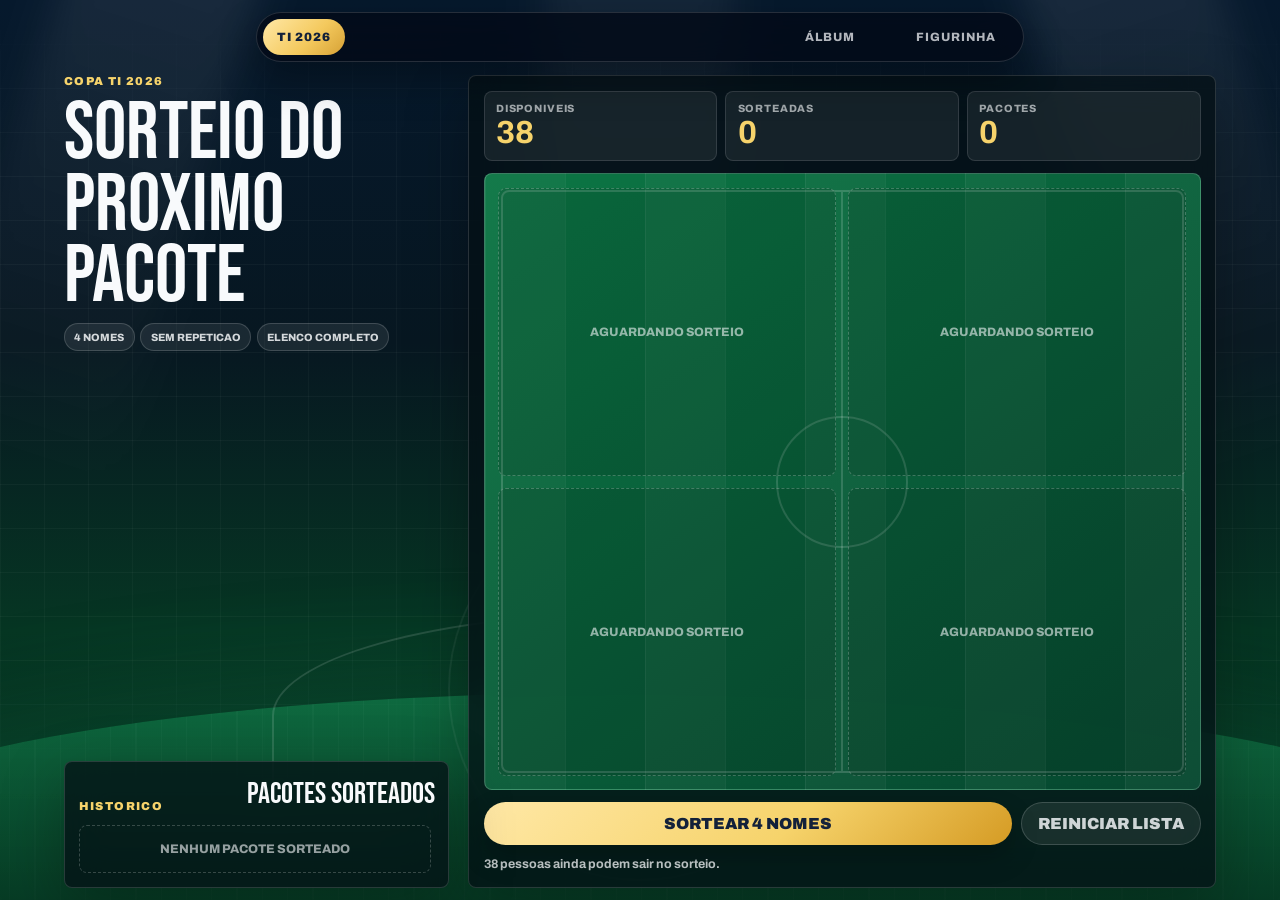
<file: sortear-pacote.html>
<!DOCTYPE html>
<html lang="pt-BR">
  <head>
    <meta charset="UTF-8" />
    <meta name="viewport" content="width=device-width, initial-scale=1.0" />
    <title>Sortear Proximo Pacote - Album da TI 2026</title>
    <link rel="preconnect" href="https://fonts.googleapis.com" />
    <link rel="preconnect" href="https://fonts.gstatic.com" crossorigin />
    <link
      href="https://fonts.googleapis.com/css2?family=Archivo:wght@400;500;700;800;900&family=Bebas+Neue&display=swap"
      rel="stylesheet"
    />
    <link rel="stylesheet" href="./shared-nav.css?v=20260528-nav" />
    <link rel="stylesheet" href="./sorteio.css" />
  </head>
  <body>
    <nav class="site-nav" aria-label="Navega&ccedil;&atilde;o principal">
      <div class="site-nav-inner">
        <a class="site-logo" href="./index.html">TI 2026</a>
        <div class="site-links">
          <a class="site-link" href="./index.html">&Aacute;lbum</a>
          <a class="site-link" href="./abre-pack.html">Figurinha</a>
        </div>
      </div>
    </nav>

    <main class="draw-page">
      <div class="stadium-scene" aria-hidden="true">
        <div class="light-beam beam-left"></div>
        <div class="light-beam beam-center"></div>
        <div class="light-beam beam-right"></div>
        <div class="grandstand"></div>
        <div class="pitch-mark pitch-mark-a"></div>
        <div class="pitch-mark pitch-mark-b"></div>
      </div>

      <div class="draw-layout">
        <header class="draw-hero">
          <p class="eyebrow">Copa TI 2026</p>
          <h1>Sorteio do proximo pacote</h1>
          <div class="hero-badges" aria-label="Resumo do sorteio">
            <span>4 nomes</span>
            <span>sem repeticao</span>
            <span>elenco completo</span>
          </div>
        </header>

        <section class="draw-arena" aria-label="Area de sorteio">
          <div class="score-strip">
            <div>
              <span>Disponiveis</span>
              <strong id="remainingCount">0</strong>
            </div>
            <div>
              <span>Sorteadas</span>
              <strong id="drawnCount">0</strong>
            </div>
            <div>
              <span>Pacotes</span>
              <strong id="packCount">0</strong>
            </div>
          </div>

          <section class="result-field" aria-live="polite" aria-label="Resultado do pacote sorteado">
            <div class="field-line"></div>
            <div class="result-grid" id="resultGrid"></div>
          </section>

          <div class="draw-controls">
            <button class="draw-button" id="drawButton" type="button">Sortear 4 nomes</button>
            <button class="reset-button" id="resetButton" type="button">Reiniciar lista</button>
          </div>

          <p class="status-message" id="statusMessage"></p>
        </section>

        <section class="history-panel" aria-label="Pacotes sorteados">
          <div class="history-head">
            <p class="eyebrow">Historico</p>
            <h2>Pacotes sorteados</h2>
          </div>
          <div class="history-list" id="historyList"></div>
        </section>
      </div>
    </main>

    <script src="./data.js"></script>
    <script src="./sorteio.js"></script>
  </body>
</html>
</file>
<file: styles.css>
:root {
  --bg: #0b1a2a;
  --bg-soft: #17324a;
  --field: #123a37;
  --gold: #f4c95d;
  --gold-strong: #d5a02f;
  --cream: #f6efdf;
  --paper: #f4ead2;
  --paper-shadow: #d1c2a1;
  --ink: #16263a;
  --accent: #d64545;
  --teal: #5bd0c7;
  --line: rgba(22, 38, 58, 0.12);
  --page-ratio: 1.40625;
  --page-width: min(94vw, 22rem, calc((100dvh - var(--nav-space) - 8.8rem) / var(--page-ratio)));
  --page-height: calc(var(--page-width) * var(--page-ratio));
  --book-depth: 0.75rem;
  --transition: 720ms cubic-bezier(0.2, 0.7, 0.15, 1);
  --shadow-deep: 0 2rem 5rem rgba(0, 0, 0, 0.34);
  --shadow-soft: 0 1rem 2.5rem rgba(0, 0, 0, 0.18);
  --nav-space: 0rem;
}

* {
  box-sizing: border-box;
}

html,
body {
  margin: 0;
  min-height: 100%;
}

body {
  font-family: "Archivo", sans-serif;
  background:
    radial-gradient(circle at top, rgba(91, 208, 199, 0.12), transparent 34%),
    radial-gradient(circle at bottom right, rgba(244, 201, 93, 0.12), transparent 28%),
    linear-gradient(145deg, #08131f, #12263b 52%, #08131f);
  color: var(--cream);
  overflow: hidden;
}

body::before {
  content: "";
  position: fixed;
  inset: 0;
  background-image:
    linear-gradient(rgba(255, 255, 255, 0.025) 1px, transparent 1px),
    linear-gradient(90deg, rgba(255, 255, 255, 0.025) 1px, transparent 1px);
  background-size: 3rem 3rem;
  opacity: 0.35;
  pointer-events: none;
}

button,
input {
  font: inherit;
}

.scene-glow {
  position: fixed;
  width: 14rem;
  height: 14rem;
  border-radius: 50%;
  filter: blur(32px);
  opacity: 0.2;
  pointer-events: none;
}

.scene-glow-left {
  top: 10%;
  left: -8rem;
  background: rgba(91, 208, 199, 0.4);
}

.scene-glow-right {
  right: -10rem;
  bottom: 10%;
  background: rgba(244, 201, 93, 0.38);
}

.experience {
  height: 100dvh;
  min-height: 0;
  padding: var(--nav-space) clamp(0.45rem, 2.6vw, 0.85rem) clamp(0.45rem, 2.6vw, 0.85rem);
  display: grid;
  place-items: center;
  overflow: hidden;
}

.stage-shell {
  position: relative;
  width: 100%;
  height: calc(100dvh - var(--nav-space) - clamp(0.45rem, 2.6vw, 0.85rem));
  min-width: 0;
}

.cover-stage,
.album-stage {
  position: absolute;
  inset: 0;
  width: 100%;
  height: 100%;
  padding: clamp(0.5rem, 2.3vw, 0.85rem);
  border-radius: 1.25rem;
  overflow: hidden;
  transition: opacity 320ms ease, transform 320ms ease, visibility 320ms ease;
}

.is-hidden {
  opacity: 0;
  visibility: hidden;
  pointer-events: none;
  transform: translateY(1rem) scale(0.985);
}

.cover-stage {
  display: grid;
  place-items: center;
  background:
    radial-gradient(circle at top, rgba(255, 255, 255, 0.04), transparent 28%),
    linear-gradient(180deg, rgba(255, 255, 255, 0.03), rgba(255, 255, 255, 0.01));
  box-shadow:
    inset 0 0 0 1px rgba(255, 255, 255, 0.04),
    0 2rem 5rem rgba(0, 0, 0, 0.22);
}

.cover-card {
  position: relative;
  width: min(100%, 26rem, calc((100dvh - 1.5rem) * 17 / 24));
  height: auto;
  max-height: 100%;
  min-height: 0;
  aspect-ratio: 17 / 24;
  display: grid;
  grid-template-rows: auto minmax(0, 1fr);
  padding: clamp(0.85rem, 3.6vw, 1.2rem);
  border-radius: 1.25rem;
  background:
    linear-gradient(160deg, rgba(255, 255, 255, 0.12), transparent 30%),
    linear-gradient(180deg, #116a60, #0b4f4a 48%, #082f38);
  box-shadow:
    0 1.2rem 4rem rgba(0, 0, 0, 0.44),
    inset 0 0 0 1px rgba(255, 255, 255, 0.1);
  overflow: hidden;
  transform: none;
  transition: transform 500ms ease, box-shadow 500ms ease;
  cursor: pointer;
}

.cover-card:hover {
  transform: translateY(-0.15rem);
  box-shadow:
    0 1.6rem 4.6rem rgba(0, 0, 0, 0.48),
    inset 0 0 0 1px rgba(255, 255, 255, 0.12);
}

.cover-card:focus-visible,
.primary-action:focus-visible,
.album-back:focus-visible,
.nav-button:focus-visible,
.dot:focus-visible {
  outline: 0.2rem solid rgba(244, 201, 93, 0.92);
  outline-offset: 0.25rem;
}

.cover-card::before,
.cover-card::after {
  content: "";
  position: absolute;
  inset: 1.25rem;
  border-radius: 1.4rem;
  border: 1px solid rgba(246, 239, 223, 0.35);
  pointer-events: none;
}

.cover-card::after {
  inset: 1.2rem;
  border-style: dashed;
  opacity: 0.5;
}

.cover-card::before {
  inset: 0.75rem;
}

.cover-noise {
  position: absolute;
  inset: 0;
  background:
    radial-gradient(circle at 20% 20%, rgba(255, 255, 255, 0.12), transparent 18%),
    radial-gradient(circle at 85% 10%, rgba(244, 201, 93, 0.28), transparent 18%),
    radial-gradient(circle at 50% 90%, rgba(214, 69, 69, 0.22), transparent 25%);
  mix-blend-mode: screen;
}

.cover-header,
.cover-footer,
.cover-body {
  position: relative;
  z-index: 1;
}

.cover-header {
  display: flex;
  justify-content: space-between;
  align-items: center;
  gap: 0.5rem;
  font-size: 0.62rem;
  letter-spacing: 0.14em;
  text-transform: uppercase;
}

.cover-badge,
.cover-year {
  padding: 0.35rem 0.55rem;
  border-radius: 999px;
  background: rgba(255, 255, 255, 0.08);
  border: 1px solid rgba(255, 255, 255, 0.12);
}

.cover-body {
  min-height: 0;
  display: grid;
  align-content: center;
  gap: 0.55rem;
  padding-top: 0.8rem;
  text-align: center;
}

.cover-kicker,
.eyebrow,
.indicator-label,
.page-chip,
.sticker-tag,
.star-card span,
.bracket-stage span,
.special-card span {
  text-transform: uppercase;
  letter-spacing: 0.14em;
}

.cover-kicker,
.eyebrow {
  margin: 0;
  color: rgba(246, 239, 223, 0.74);
  font-size: 0.72rem;
}

.cover-body h1 {
  margin: 0;
  font-family: "Bebas Neue", sans-serif;
  font-size: clamp(3rem, 14vw, 4.2rem);
  letter-spacing: 0.06em;
  line-height: 0.92;
}

.cover-copy {
  width: min(30rem, 100%);
  margin: 0 auto;
  font-size: 0.84rem;
  line-height: 1.45;
  color: rgba(246, 239, 223, 0.88);
  text-wrap: balance;
}

.cover-emblem {
  width: clamp(7rem, 32vw, 9rem);
  aspect-ratio: 1;
  margin: 0.45rem auto;
  border-radius: 50%;
  display: grid;
  place-items: center;
  position: relative;
  background:
    radial-gradient(circle at top, rgba(244, 201, 93, 0.35), transparent 40%),
    linear-gradient(180deg, rgba(255, 255, 255, 0.16), rgba(255, 255, 255, 0.02)),
    #0c3846;
  border: 0.28rem solid rgba(244, 201, 93, 0.72);
  box-shadow:
    inset 0 0 0 0.25rem rgba(255, 255, 255, 0.14),
    0 0.8rem 2rem rgba(0, 0, 0, 0.24);
}

.cover-emblem strong {
  position: relative;
  z-index: 2;
  font-family: "Bebas Neue", sans-serif;
  font-size: clamp(2.4rem, 10vw, 3.2rem);
  color: var(--cream);
}

.emblem-ball {
  position: absolute;
  width: clamp(3.1rem, 13vw, 3.8rem);
  aspect-ratio: 1;
  border-radius: 50%;
  background:
    radial-gradient(circle at 38% 32%, rgba(255, 255, 255, 0.75), transparent 20%),
    linear-gradient(145deg, #f2f2f2, #b9d0d5);
  box-shadow: inset 0 -0.5rem 1rem rgba(0, 0, 0, 0.12);
}

.emblem-ball::before,
.emblem-ball::after {
  content: "";
  position: absolute;
  inset: 28%;
  border: 0.18rem solid rgba(11, 26, 42, 0.35);
  transform: rotate(45deg);
}

.emblem-ball::after {
  inset: 18%;
  border-radius: 50%;
}

.emblem-star {
  position: absolute;
  top: -0.62rem;
  width: 0.72rem;
  height: 0.72rem;
  clip-path: polygon(50% 0%, 62% 35%, 100% 35%, 69% 56%, 82% 100%, 50% 74%, 18% 100%, 31% 56%, 0% 35%, 38% 35%);
  background: var(--gold);
}

.emblem-star:nth-child(1) {
  left: 1.45rem;
}

.emblem-star:nth-child(2) {
  left: calc(50% - 0.5rem);
}

.emblem-star:nth-child(3) {
  right: 1.45rem;
}

.cover-ribbon {
  display: inline-flex;
  gap: 0.4rem;
  flex-wrap: wrap;
  justify-content: center;
}

.cover-ribbon span {
  padding: 0.38rem 0.55rem;
  border-radius: 999px;
  background: rgba(255, 255, 255, 0.08);
  font-size: 0.72rem;
}

.cover-footer {
  display: grid;
  justify-items: center;
  gap: 0.5rem;
}

.cover-footer p {
  margin: 0;
  color: rgba(246, 239, 223, 0.72);
  font-size: 0.92rem;
}

.primary-action,
.nav-button,
.dot {
  border: 0;
  cursor: pointer;
}

.primary-action {
  width: min(100%, 13rem);
  min-height: 2.75rem;
  padding: 0.78rem 1.1rem;
  border-radius: 999px;
  background: linear-gradient(135deg, #ffe8a6, #f4c95d 58%, #d6a135);
  color: #1b2534;
  font-weight: 800;
  box-shadow: 0 0.8rem 1.8rem rgba(0, 0, 0, 0.22);
}

.album-stage {
  display: grid;
  grid-template-rows: auto 1fr auto;
  gap: 0.55rem;
  align-content: stretch;
  justify-items: stretch;
  background:
    radial-gradient(circle at 20% 12%, rgba(91, 208, 199, 0.08), transparent 26%),
    radial-gradient(circle at 80% 18%, rgba(244, 201, 93, 0.08), transparent 24%),
    linear-gradient(180deg, rgba(255, 255, 255, 0.03), rgba(255, 255, 255, 0.01));
  box-shadow:
    inset 0 0 0 1px rgba(255, 255, 255, 0.04),
    0 2rem 5rem rgba(0, 0, 0, 0.22);
}

.topbar,
.album-footer {
  display: grid;
  align-items: center;
}

.album-footer {
  justify-items: center;
}

.topbar {
  grid-template-columns: auto 1fr;
  justify-items: stretch;
  gap: 0.65rem;
}

.topbar::after {
  content: none;
}

.topbar h2 {
  margin: 0.1rem 0 0;
  font-family: "Bebas Neue", sans-serif;
  font-size: clamp(1.55rem, 7vw, 2.05rem);
  letter-spacing: 0.05em;
}

.topbar-heading {
  display: grid;
  justify-items: start;
  text-align: left;
}

.album-back {
  justify-self: start;
  display: inline-flex;
  align-items: center;
  gap: 0.55rem;
  min-height: 2.5rem;
  padding: 0.56rem 0.8rem;
  border: 1px solid rgba(255, 255, 255, 0.12);
  border-radius: 999px;
  background: rgba(255, 255, 255, 0.08);
  color: rgba(246, 239, 223, 0.92);
  cursor: pointer;
  transition: transform 220ms ease, background 220ms ease, border-color 220ms ease;
}

.album-back:hover {
  transform: translateY(-0.08rem);
  background: rgba(255, 255, 255, 0.12);
  border-color: rgba(255, 255, 255, 0.18);
}

.album-back span {
  width: 0.7rem;
  height: 0.7rem;
  border-left: 0.15rem solid currentColor;
  border-bottom: 0.15rem solid currentColor;
  transform: rotate(45deg);
  margin-left: 0.12rem;
}

.album-back strong {
  font-size: 0.7rem;
  font-weight: 700;
  letter-spacing: 0.12em;
  text-transform: uppercase;
}

.album-shell {
  display: grid;
  grid-template-columns: 1fr;
  align-items: center;
  justify-items: center;
  gap: 0;
  min-height: 0;
}

.nav-button {
  display: none;
  width: 3.15rem;
  height: 3.15rem;
  border-radius: 50%;
  background: rgba(255, 255, 255, 0.08);
  border: 1px solid rgba(255, 255, 255, 0.14);
  display: grid;
  place-items: center;
  transition: transform 250ms ease, opacity 250ms ease, background 250ms ease;
}

.nav-button:hover:not(:disabled) {
  transform: translateY(-0.15rem);
  background: rgba(255, 255, 255, 0.13);
}

.nav-button:disabled {
  opacity: 0.38;
  cursor: not-allowed;
}

.nav-button span {
  width: 0.85rem;
  height: 0.85rem;
  border-top: 0.2rem solid var(--cream);
  border-right: 0.2rem solid var(--cream);
}

.nav-prev span {
  transform: rotate(-135deg);
  margin-left: 0.35rem;
}

.nav-next span {
  transform: rotate(45deg);
  margin-right: 0.35rem;
}

.album-frame {
  position: relative;
  width: 100%;
  display: grid;
  place-items: center;
  min-height: calc(var(--page-height) + 0.65rem);
  padding-inline: 0.1rem;
  overflow: visible;
  perspective: 2400px;
}

.album-shadow {
  position: absolute;
  width: calc(var(--page-width) * 1.05);
  height: 1.4rem;
  bottom: 0.25rem;
  border-radius: 50%;
  background: rgba(0, 0, 0, 0.45);
  filter: blur(16px);
}

.book {
  position: relative;
  width: var(--page-width);
  height: var(--page-height);
  transform-style: preserve-3d;
  cursor: pointer;
}

.book.is-mobile {
  width: var(--page-width);
}

.book::before {
  content: "";
  position: absolute;
  inset: -0.8rem -0.8rem -1rem;
  border-radius: 1.75rem;
  background: linear-gradient(180deg, rgba(5, 11, 19, 0.45), rgba(5, 11, 19, 0.15));
  transform: translateZ(-4px);
  filter: blur(8px);
}

.page-base {
  position: absolute;
  top: 0;
  width: var(--page-width);
  height: var(--page-height);
}

.page-base-left {
  left: 0;
}

.page-base-right {
  right: 0;
}

.sheet {
  position: absolute;
  top: 0;
  left: 0;
  width: var(--page-width);
  height: var(--page-height);
  transform-origin: left center;
  transform-style: preserve-3d;
  transition: transform var(--transition), filter var(--transition);
  will-change: transform;
}

.mobile-sheet {
  left: 0;
  width: 100%;
}

.sheet.flipped {
  transform: rotateY(-180deg);
}

.sheet.is-current {
  filter: drop-shadow(-0.5rem 0.35rem 1rem rgba(0, 0, 0, 0.22));
}

.page {
  position: absolute;
  inset: 0;
  padding: 0.85rem;
  display: flex;
  flex-direction: column;
  gap: 0.55rem;
  color: var(--ink);
  background:
    radial-gradient(circle at top, rgba(255, 255, 255, 0.62), transparent 34%),
    linear-gradient(180deg, rgba(255, 255, 255, 0.42), transparent 18%),
    linear-gradient(180deg, var(--cream), var(--paper));
  border-radius: 1rem;
  border: 1px solid rgba(88, 72, 40, 0.18);
  box-shadow:
    inset 0 0 0 1px rgba(255, 255, 255, 0.45),
    0 1rem 2rem rgba(0, 0, 0, 0.16);
  backface-visibility: hidden;
  overflow: hidden;
}

.page::before {
  content: "";
  position: absolute;
  inset: 0;
  background:
    linear-gradient(90deg, rgba(17, 106, 96, 0.12), transparent 30%),
    linear-gradient(0deg, rgba(17, 106, 96, 0.06), transparent 30%);
  opacity: 0.9;
  pointer-events: none;
}

.page::after {
  content: "";
  position: absolute;
  inset: 0;
  background:
    linear-gradient(90deg, rgba(0, 0, 0, 0.1), transparent 15%, transparent 88%, rgba(255, 255, 255, 0.16)),
    repeating-linear-gradient(0deg, transparent 0 2.15rem, rgba(22, 38, 58, 0.045) 2.15rem 2.25rem);
  pointer-events: none;
}

.front {
  border-radius: 1rem;
}

.back {
  transform: rotateY(180deg);
  border-radius: 1rem;
}

.page-base-left .page {
  border-radius: 1.2rem 0 0 1.2rem;
}

.page-base-right .page {
  border-radius: 0 1.2rem 1.2rem 0;
}

.book.is-mobile .page {
  border-radius: 1rem;
}

.mobile-face {
  transform-origin: left center;
}

.mobile-front {
  border-radius: 1rem;
}

.mobile-back {
  transform: rotateY(180deg);
  border-radius: 1rem;
  background:
    linear-gradient(180deg, rgba(255, 255, 255, 0.46), transparent 14%),
    linear-gradient(180deg, #efe3c7, #e6d3aa);
}

.mobile-back::after {
  background:
    linear-gradient(90deg, rgba(0, 0, 0, 0.12), transparent 16%, transparent 90%, rgba(255, 255, 255, 0.14)),
    repeating-linear-gradient(0deg, transparent 0 2.45rem, rgba(22, 38, 58, 0.04) 2.45rem 2.55rem);
}

.page > * {
  position: relative;
  z-index: 1;
}

.page-chip {
  display: inline-flex;
  width: fit-content;
  padding: 0.32rem 0.5rem;
  border-radius: 999px;
  font-size: 0.58rem;
  font-weight: 700;
  background: rgba(17, 106, 96, 0.13);
  color: #0c4a44;
}

.page h3 {
  margin: 0;
  font-family: "Bebas Neue", sans-serif;
  font-size: 1.62rem;
  letter-spacing: 0.05em;
  line-height: 0.94;
}

.page p {
  margin: 0;
  line-height: 1.38;
}

.inside-cover {
  background:
    radial-gradient(circle at top left, rgba(244, 201, 93, 0.18), transparent 28%),
    linear-gradient(180deg, #f7f0e1, #efe2c1);
}

.inside-cover h3 {
  font-size: 2.35rem;
}

.legend-grid,
.sticker-grid,
.arena-grid,
.stats-grid,
.specials-grid {
  display: grid;
  gap: 0.9rem;
}

.legend-grid {
  margin-top: 0.3rem;
}

.legend-card {
  display: grid;
  grid-template-columns: auto 1fr;
  gap: 0.9rem;
  padding: 1rem;
  border-radius: 1rem;
  background: rgba(255, 255, 255, 0.55);
  border: 1px solid rgba(22, 38, 58, 0.08);
}

.legend-card strong {
  display: block;
  margin-bottom: 0.25rem;
}

.legend-bullet {
  width: 1.3rem;
  height: 1.3rem;
  border-radius: 50%;
  margin-top: 0.1rem;
}

.legend-bullet.common {
  background: linear-gradient(135deg, #0c6d65, #5bd0c7);
}

.legend-bullet.rare {
  background: linear-gradient(135deg, #ffdf86, #d6a135);
}

.legend-bullet.icon {
  background: linear-gradient(135deg, #cb4a4a, #7c1836);
}

.inside-stamp {
  margin-top: auto;
  align-self: start;
  padding: 1rem 1.2rem;
  border-radius: 1rem;
  border: 2px dashed rgba(214, 161, 53, 0.7);
  color: #855c18;
}

.opening-page {
  background:
    radial-gradient(circle at 50% 12%, rgba(244, 201, 93, 0.25), transparent 30%),
    linear-gradient(180deg, #f7f0e2, #ead9b7);
}

.opening-hero {
  display: grid;
  gap: 0.75rem;
}

.opening-hero h3 {
  font-size: 2rem;
}

.featured-strip,
.stars-panel {
  display: grid;
  grid-template-columns: 1fr;
  gap: 0.85rem;
}

.sticker-card,
.sticker-slot,
.mini-sticker,
.star-card,
.arena-card,
.stat-card,
.special-card,
.bracket-stage {
  position: relative;
  padding: 0.9rem;
  border-radius: 1rem;
  background:
    linear-gradient(180deg, rgba(255, 255, 255, 0.92), rgba(255, 255, 255, 0.7)),
    linear-gradient(145deg, rgba(255, 255, 255, 0.24), transparent);
  border: 1px solid rgba(17, 106, 96, 0.14);
  box-shadow: var(--shadow-soft);
}

.sticker-card::before,
.sticker-slot::before,
.mini-sticker::before,
.special-card::before {
  content: "";
  position: absolute;
  inset: 0.42rem;
  border-radius: 0.8rem;
  border: 1px dashed rgba(17, 106, 96, 0.22);
  pointer-events: none;
}

.sticker-card strong,
.sticker-slot strong,
.mini-sticker strong,
.star-card strong,
.arena-card strong,
.stat-card strong,
.special-card strong,
.bracket-stage strong {
  display: block;
}

.sticker-card small,
.sticker-slot small {
  display: block;
  margin-top: 0.35rem;
}

.photo-card {
  display: grid;
  gap: 0.75rem;
}

.sticker-meta {
  display: grid;
  gap: 0.18rem;
}

.slot-code {
  display: inline-flex;
  width: fit-content;
  padding: 0.28rem 0.5rem;
  border-radius: 999px;
  font-size: 0.72rem;
  font-weight: 800;
  letter-spacing: 0.12em;
  text-transform: uppercase;
  color: #0d534c;
  background: rgba(17, 106, 96, 0.12);
}

.photo-frame {
  position: relative;
  overflow: hidden;
  border-radius: 0.95rem;
  border: 1px solid rgba(22, 38, 58, 0.12);
  background:
    radial-gradient(circle at top, rgba(255, 255, 255, 0.22), transparent 30%),
    linear-gradient(160deg, rgba(17, 106, 96, 0.3), rgba(17, 106, 96, 0.08)),
    linear-gradient(180deg, #d8e6eb, #b1cbd4);
  aspect-ratio: 4 / 5;
  box-shadow: inset 0 0 0 1px rgba(255, 255, 255, 0.24);
}

.photo-frame::before {
  content: "";
  position: absolute;
  inset: 0;
  background:
    linear-gradient(135deg, rgba(255, 255, 255, 0.22), transparent 32%),
    linear-gradient(180deg, transparent 64%, rgba(11, 26, 42, 0.1));
  pointer-events: none;
}

.photo-frame.is-animated {
  border-color: rgba(214, 69, 69, 0.28);
  box-shadow:
    inset 0 0 0 1px rgba(255, 255, 255, 0.24),
    0 0.5rem 1.4rem rgba(214, 69, 69, 0.16);
}

.photo-frame.compact {
  aspect-ratio: 4 / 4.8;
}

.photo-frame.mini {
  aspect-ratio: 4 / 4.6;
}

.photo-frame.spotlight {
  aspect-ratio: 4 / 4.7;
}

.photo-frame img,
.photo-frame video {
  width: 100%;
  height: 100%;
  object-fit: cover;
  display: none;
}

.photo-frame.has-photo img,
.photo-frame.has-photo video {
  display: block;
}

.photo-frame.has-photo .photo-placeholder {
  display: none;
}

.media-badge {
  position: absolute;
  top: 0.7rem;
  left: 0.7rem;
  z-index: 2;
  padding: 0.32rem 0.52rem;
  border-radius: 999px;
  background: linear-gradient(135deg, #d64545, #8f2032);
  color: #fff8ef;
  font-size: 0.66rem;
  font-weight: 800;
  letter-spacing: 0.12em;
  text-transform: uppercase;
  box-shadow: 0 0.5rem 1rem rgba(0, 0, 0, 0.16);
}

.photo-placeholder {
  position: absolute;
  inset: 0;
  display: grid;
  align-content: center;
  justify-items: center;
  gap: 0.2rem;
  padding: 0.55rem;
  text-align: center;
  background:
    radial-gradient(circle at 50% 30%, rgba(255, 255, 255, 0.55), transparent 22%),
    linear-gradient(180deg, rgba(10, 61, 64, 0.18), rgba(10, 61, 64, 0.28)),
    linear-gradient(160deg, rgba(244, 201, 93, 0.22), rgba(91, 208, 199, 0.18));
}

.photo-placeholder::before {
  content: "";
  width: 3.25rem;
  height: 3.25rem;
  border-radius: 50%;
  background: rgba(255, 255, 255, 0.78);
  box-shadow:
    0 1rem 1.6rem rgba(0, 0, 0, 0.12),
    inset 0 -0.5rem 1rem rgba(22, 38, 58, 0.08);
}

.photo-placeholder::after {
  content: "";
  width: 4.7rem;
  height: 2.3rem;
  margin-top: -0.55rem;
  border-radius: 52% 52% 24% 24%;
  background: rgba(255, 255, 255, 0.76);
}

.photo-placeholder span,
.photo-placeholder small {
  position: relative;
  z-index: 1;
}

.photo-placeholder strong {
  position: relative;
  z-index: 1;
  margin: 0;
  font-family: "Bebas Neue", sans-serif;
  font-size: 1.18rem;
  letter-spacing: 0.05em;
  line-height: 1;
}

.photo-placeholder span {
  font-size: 0.6rem;
  font-weight: 800;
  letter-spacing: 0.14em;
  text-transform: uppercase;
  color: rgba(12, 74, 68, 0.82);
}

.photo-placeholder small {
  margin: 0;
  max-width: 9rem;
  font-size: 0.64rem;
  line-height: 1.3;
  color: rgba(22, 38, 58, 0.72);
}

.sticker-card.gold,
.sticker-slot.gold,
.mini-sticker.gold,
.bracket-stage.gold,
.special-card.gold,
.stat-card.gold {
  background:
    linear-gradient(180deg, rgba(255, 241, 200, 0.95), rgba(240, 215, 141, 0.78)),
    linear-gradient(145deg, rgba(255, 255, 255, 0.35), transparent);
}

.sticker-card.silver,
.special-card.holographic {
  background:
    linear-gradient(180deg, rgba(236, 244, 247, 0.95), rgba(195, 212, 222, 0.78)),
    linear-gradient(145deg, rgba(255, 255, 255, 0.35), transparent);
}

.sticker-card.rose,
.special-card.icon,
.sticker-slot.rare,
.mini-sticker.rare,
.star-card.rare {
  background:
    linear-gradient(180deg, rgba(255, 237, 236, 0.95), rgba(241, 202, 198, 0.8)),
    linear-gradient(145deg, rgba(255, 255, 255, 0.35), transparent);
}

.sticker-art {
  height: 7.8rem;
  margin-bottom: 0.75rem;
  border-radius: 0.9rem;
  border: 1px solid rgba(22, 38, 58, 0.08);
  background:
    radial-gradient(circle at 50% 20%, rgba(255, 255, 255, 0.36), transparent 24%),
    linear-gradient(180deg, rgba(12, 56, 70, 0.15), rgba(12, 56, 70, 0.32)),
    linear-gradient(160deg, rgba(17, 106, 96, 0.32), rgba(214, 161, 53, 0.15));
  position: relative;
  overflow: hidden;
}

.sticker-art::before {
  content: "";
  position: absolute;
  inset: 1rem 1.2rem 2rem;
  border-radius: 1rem 1rem 45% 45%;
  background: linear-gradient(180deg, rgba(255, 255, 255, 0.82), rgba(255, 255, 255, 0.28));
}

.sticker-art::after {
  content: "";
  position: absolute;
  left: calc(50% - 2.2rem);
  bottom: 1rem;
  width: 4.4rem;
  height: 4rem;
  border-radius: 46% 46% 28% 28%;
  background: rgba(255, 255, 255, 0.68);
}

.sticker-art-data {
  background:
    radial-gradient(circle at 18% 18%, rgba(255, 255, 255, 0.3), transparent 16%),
    linear-gradient(180deg, rgba(116, 61, 133, 0.16), rgba(116, 61, 133, 0.36)),
    linear-gradient(160deg, rgba(211, 110, 137, 0.32), rgba(71, 111, 183, 0.22));
}

.sticker-art-devops {
  background:
    radial-gradient(circle at 18% 18%, rgba(255, 255, 255, 0.3), transparent 16%),
    linear-gradient(180deg, rgba(47, 130, 122, 0.16), rgba(47, 130, 122, 0.36)),
    linear-gradient(160deg, rgba(117, 205, 184, 0.32), rgba(12, 63, 120, 0.25));
}

.sticker-art-infra {
  background:
    radial-gradient(circle at 18% 18%, rgba(255, 255, 255, 0.3), transparent 16%),
    linear-gradient(180deg, rgba(44, 88, 139, 0.16), rgba(44, 88, 139, 0.36)),
    linear-gradient(160deg, rgba(35, 160, 163, 0.28), rgba(246, 196, 62, 0.22));
}

.section-intro {
  color: rgba(22, 38, 58, 0.8);
}

.sticker-grid {
  grid-template-columns: 1fr;
}

.sticker-grid.wide {
  grid-template-columns: 1fr;
}

.sticker-slot {
  min-height: 7rem;
  display: flex;
  flex-direction: column;
  justify-content: flex-start;
  gap: 0.75rem;
}

.sticker-slot > span,
.mini-sticker > span {
  font-size: 0.78rem;
  font-weight: 800;
  color: rgba(12, 74, 68, 0.8);
}

.formation {
  margin-top: 0.5rem;
  padding: 1.25rem;
  border-radius: 1.2rem;
  background:
    linear-gradient(180deg, rgba(16, 116, 102, 0.14), rgba(16, 116, 102, 0.22)),
    linear-gradient(180deg, #1d6755, #13483d);
  box-shadow: inset 0 0 0 1px rgba(255, 255, 255, 0.14);
}

.formation-line {
  display: flex;
  justify-content: center;
  margin-bottom: 1rem;
}

.formation-line:last-child {
  margin-bottom: 0;
}

.formation-line.split {
  justify-content: space-between;
}

.mini-sticker {
  width: 100%;
  min-height: 5.7rem;
  display: grid;
  gap: 0.6rem;
  align-content: start;
}

.formation-notes {
  padding: 0.9rem 1rem;
  border-left: 0.28rem solid rgba(214, 161, 53, 0.8);
  background: rgba(255, 255, 255, 0.52);
  border-radius: 0 0.8rem 0.8rem 0;
}

.stars-panel {
  gap: 1rem;
}

.star-card {
  display: grid;
  gap: 0.8rem;
}

.star-card.photo {
  align-content: start;
}

.star-portrait {
  height: 7.8rem;
  border-radius: 1rem;
  background:
    radial-gradient(circle at 50% 20%, rgba(255, 255, 255, 0.26), transparent 28%),
    linear-gradient(145deg, rgba(17, 106, 96, 0.42), rgba(214, 161, 53, 0.28));
  position: relative;
  overflow: hidden;
}

.star-portrait::before {
  content: "";
  position: absolute;
  left: calc(50% - 2.6rem);
  top: 1.2rem;
  width: 5.2rem;
  height: 5.2rem;
  border-radius: 50%;
  background: rgba(255, 255, 255, 0.72);
}

.star-portrait::after {
  content: "";
  position: absolute;
  left: calc(50% - 4rem);
  bottom: -1rem;
  width: 8rem;
  height: 6rem;
  border-radius: 48% 48% 24% 24%;
  background: rgba(255, 255, 255, 0.7);
}

.portrait-two {
  background:
    radial-gradient(circle at 50% 20%, rgba(255, 255, 255, 0.26), transparent 28%),
    linear-gradient(145deg, rgba(37, 91, 182, 0.42), rgba(91, 208, 199, 0.28));
}

.portrait-three {
  background:
    radial-gradient(circle at 50% 20%, rgba(255, 255, 255, 0.26), transparent 28%),
    linear-gradient(145deg, rgba(139, 58, 93, 0.42), rgba(214, 161, 53, 0.28));
}

.bracket {
  display: grid;
  gap: 0.9rem;
  margin-top: 0.2rem;
}

.bracket-stage p {
  margin-top: 0.4rem;
}

.arena-grid {
  grid-template-columns: 1fr;
}

.arena-card {
  min-height: 10rem;
  display: flex;
  flex-direction: column;
  justify-content: flex-end;
  background:
    linear-gradient(180deg, rgba(255, 255, 255, 0.05), transparent 35%),
    linear-gradient(180deg, rgba(10, 61, 64, 0.84), rgba(14, 33, 54, 0.94));
  color: var(--cream);
}

.arena-card p {
  color: rgba(246, 239, 223, 0.82);
}

.arena-card.gold {
  background:
    linear-gradient(180deg, rgba(255, 255, 255, 0.14), transparent 35%),
    linear-gradient(180deg, rgba(112, 87, 23, 0.95), rgba(55, 33, 14, 0.98));
}

.stats-grid {
  grid-template-columns: 1fr;
}

.stat-card {
  min-height: 7rem;
  display: grid;
  align-content: center;
  justify-items: center;
  text-align: center;
}

.stat-card strong {
  font-family: "Bebas Neue", sans-serif;
  font-size: 2.8rem;
  line-height: 1;
}

.stat-card span {
  max-width: 10rem;
}

.timeline {
  margin-top: auto;
  padding: 1rem;
  border-radius: 1rem;
  background: rgba(255, 255, 255, 0.58);
  display: grid;
  gap: 0.65rem;
}

.specials-grid {
  grid-template-columns: 1fr;
}

.special-card {
  min-height: 13rem;
  display: flex;
  flex-direction: column;
  justify-content: flex-end;
  gap: 0.35rem;
}

.special-card span {
  font-weight: 800;
  color: rgba(12, 74, 68, 0.82);
}

.collector-note {
  margin-top: auto;
  padding: 1rem 1.1rem;
  border-radius: 1rem;
  background: rgba(255, 255, 255, 0.58);
}

.render-page {
  justify-content: flex-start;
  gap: 0.55rem;
}

.team-head {
  display: grid;
  gap: 0.16rem;
  margin-bottom: 0.05rem;
}

.team-kicker {
  margin: 0;
  font-size: 0.62rem;
  font-weight: 700;
  letter-spacing: 0.14em;
  text-transform: uppercase;
  color: rgba(12, 74, 68, 0.72);
}

.team-part,
.page-note {
  margin: 0;
  color: rgba(22, 38, 58, 0.68);
}

.team-part {
  font-size: 0.68rem;
  font-weight: 600;
}

.page-note {
  margin-top: auto;
  padding: 0.75rem;
  border-radius: 1rem;
  background: rgba(255, 255, 255, 0.56);
  line-height: 1.5;
}

.person-grid {
  display: grid;
  width: 100%;
  grid-auto-rows: max-content;
  justify-content: center;
  align-content: flex-start;
  gap: 0.5rem;
}

.person-grid.is-single {
  grid-template-columns: minmax(0, min(10.5rem, 74%));
}

.person-grid.is-two {
  grid-template-columns: repeat(2, minmax(0, 1fr));
}

.person-grid.is-three,
.person-grid.is-four {
  grid-template-columns: repeat(2, minmax(0, 1fr));
}

.person-grid.is-three .person-card:last-child {
  grid-column: 1 / -1;
  justify-self: center;
  width: min(50%, 8.4rem);
}

.person-card {
  position: relative;
  display: grid;
  gap: 0.32rem;
  width: 100%;
  padding: 0.44rem;
  border-radius: 0.8rem;
  background:
    linear-gradient(180deg, rgba(255, 255, 255, 0.94), rgba(255, 255, 255, 0.78)),
    linear-gradient(145deg, rgba(255, 255, 255, 0.26), transparent);
  border: 1px solid rgba(17, 106, 96, 0.12);
  box-shadow: 0 0.85rem 1.7rem rgba(0, 0, 0, 0.12);
}

.person-card::before {
  content: "";
  position: absolute;
  inset: 0.3rem;
  border-radius: 0.62rem;
  border: 1px dashed rgba(17, 106, 96, 0.16);
  pointer-events: none;
}

.person-card .photo-frame {
  aspect-ratio: 4 / 3.35;
}

.leader-card {
  overflow: hidden;
}

.leader-card .photo-frame {
  aspect-ratio: 4 / 3.35;
}

.leader-frame {
  border-color: rgba(22, 38, 58, 0.12);
  box-shadow: inset 0 0 0 1px rgba(255, 255, 255, 0.24);
}

.leader-ribbon {
  position: absolute;
  top: 0.62rem;
  right: 0.62rem;
  z-index: 3;
  width: 1.15rem;
  height: 1.15rem;
  display: grid;
  place-items: center;
  border-radius: 50%;
  border: 1px solid rgba(214, 161, 53, 0.3);
  background: linear-gradient(180deg, rgba(255, 255, 255, 0.95), rgba(255, 246, 222, 0.98));
  color: #8a6720;
  font-family: "Bebas Neue", sans-serif;
  font-size: 0.76rem;
  line-height: 1;
  letter-spacing: 0.02em;
  box-shadow: 0 0.28rem 0.6rem rgba(0, 0, 0, 0.08);
  pointer-events: none;
}

.leader-ribbon::before,
.leader-ribbon::after {
  content: none;
}

.person-name {
  display: block;
  font-size: 0.68rem;
  line-height: 1.25;
  color: var(--ink);
  text-align: center;
}

.legendary-head {
  text-align: center;
}

.legendary-slot {
  display: grid;
  gap: 0.9rem;
  margin-top: 1rem;
}

.legendary-frame {
  min-height: 25rem;
  aspect-ratio: auto;
}

.legendary-note {
  margin-top: auto;
  padding: 1rem;
  border-radius: 1rem;
  background: rgba(255, 255, 255, 0.56);
}

.reserved-page {
  background:
    radial-gradient(circle at top left, rgba(91, 208, 199, 0.15), transparent 24%),
    linear-gradient(180deg, #f5ecda, #eadaba);
}

.reserved-stack {
  margin-top: auto;
  padding: 1.2rem;
  border-radius: 1rem;
  border: 2px dashed rgba(17, 106, 96, 0.34);
  background: rgba(255, 255, 255, 0.62);
}

.reserved-stack span {
  display: block;
  margin-bottom: 0.4rem;
  font-size: 0.78rem;
  font-weight: 700;
  letter-spacing: 0.14em;
  text-transform: uppercase;
  color: rgba(12, 74, 68, 0.72);
}

.reserved-stack strong {
  display: block;
  font-family: "Bebas Neue", sans-serif;
  font-size: 2.1rem;
  letter-spacing: 0.06em;
  color: #0b3f44;
}

.closing-banner {
  padding: 1.25rem;
  border-radius: 1rem;
  background:
    linear-gradient(145deg, rgba(17, 106, 96, 0.18), rgba(17, 106, 96, 0.04)),
    linear-gradient(180deg, rgba(255, 255, 255, 0.72), rgba(255, 255, 255, 0.54));
  display: grid;
  gap: 0.35rem;
}

.closing-checklist {
  display: grid;
  gap: 0.8rem;
  margin-top: auto;
}

.closing-checklist label,
.signature-box,
.seal {
  padding: 1rem 1.05rem;
  border-radius: 1rem;
  background: rgba(255, 255, 255, 0.58);
  display: block;
}

.closing-checklist input {
  margin-right: 0.6rem;
}

.back-cover {
  background:
    radial-gradient(circle at top left, rgba(214, 69, 69, 0.1), transparent 24%),
    linear-gradient(180deg, #f5ebd2, #ead7b0);
}

.signature-box {
  margin-top: 1rem;
}

.signature-box span,
.seal span {
  display: block;
  margin-bottom: 0.45rem;
  color: rgba(22, 38, 58, 0.72);
}

.seal {
  margin-top: auto;
  border: 2px dashed rgba(17, 106, 96, 0.36);
}

.page-indicator strong {
  display: block;
  margin-top: 0.2rem;
  font-family: "Bebas Neue", sans-serif;
  font-size: 2rem;
  letter-spacing: 0.08em;
}

.progress-dots {
  display: flex;
  flex-wrap: wrap;
  gap: 0.4rem;
  justify-content: center;
  max-width: min(100%, 25rem);
}

.dot {
  width: 0.72rem;
  height: 0.72rem;
  padding: 0;
  border-radius: 50%;
  background: rgba(255, 255, 255, 0.22);
  transition: transform 240ms ease, background 240ms ease;
}

.dot.is-active {
  background: var(--gold);
  transform: scale(1.2);
}

@media (min-width: 480px) {
  :root {
    --page-width: min(88vw, 23rem, calc((100dvh - var(--nav-space) - 9.5rem) / var(--page-ratio)));
  }

  .experience {
    padding: var(--nav-space) 0.75rem 0.75rem;
  }

  .cover-stage,
  .album-stage {
    padding: 0.75rem;
    border-radius: 1.45rem;
  }

  .cover-card {
    width: min(100%, 28rem, calc((100dvh - 2rem) * 17 / 24));
    padding: 1.25rem;
    border-radius: 1.45rem;
  }

  .cover-card::before {
    inset: 1rem;
    border-radius: 1.05rem;
  }

  .cover-card::after {
    inset: 1.55rem;
  }

  .cover-header {
    gap: 0.7rem;
    font-size: 0.68rem;
  }

  .cover-body {
    gap: 0.75rem;
  }

  .cover-copy {
    font-size: 0.9rem;
    line-height: 1.52;
  }

  .cover-emblem {
    width: 9.8rem;
    margin: 0.65rem auto;
  }

  .cover-ribbon span {
    font-size: 0.78rem;
  }

  .album-stage {
    gap: 0.7rem;
  }

  .page {
    padding: 1rem;
    gap: 0.7rem;
    border-radius: 1.1rem;
  }

  .front,
  .back,
  .book.is-mobile .page,
  .mobile-front,
  .mobile-back {
    border-radius: 1.1rem;
  }

  .page-chip {
    padding: 0.38rem 0.62rem;
    font-size: 0.64rem;
  }

  .page h3 {
    font-size: 1.78rem;
  }

  .team-head {
    gap: 0.18rem;
    margin-bottom: 0.15rem;
  }

  .team-kicker {
    font-size: 0.68rem;
  }

  .team-part {
    font-size: 0.74rem;
  }

  .person-grid {
    gap: 0.58rem;
  }

  .person-card {
    padding: 0.5rem;
    gap: 0.38rem;
  }

  .person-name {
    font-size: 0.74rem;
  }

  .leader-ribbon {
    top: 0.72rem;
    right: 0.72rem;
    width: 1.28rem;
    height: 1.28rem;
    font-size: 0.82rem;
  }
}

@media (min-width: 768px) {
  :root {
    --nav-space: 4.9rem;
    --page-width: min(24rem, calc((100vw - 3rem) / 2), calc((100dvh - var(--nav-space) - 7.8rem) / var(--page-ratio)));
    --book-depth: 1rem;
    --transition: 900ms cubic-bezier(0.2, 0.7, 0.15, 1);
  }

  .scene-glow {
    width: 20rem;
    height: 20rem;
    opacity: 0.24;
  }

  .experience {
    padding: var(--nav-space) 1rem 1rem;
  }

  .stage-shell {
    width: min(100%, 110rem);
    height: min(calc(100dvh - var(--nav-space) - 1rem), 58rem);
  }

  .cover-stage,
  .album-stage {
    padding: clamp(1rem, 2vw, 1.35rem);
    border-radius: 1.7rem;
  }

  .cover-card {
    width: min(100%, 34rem, calc((100dvh - 4rem) * 17 / 24));
    padding: 1.55rem;
    border-radius: 1.65rem;
    transform: rotate(-2.2deg);
  }

  .cover-card:hover {
    transform: rotate(-1deg) translateY(-0.35rem);
  }

  .cover-card::before {
    inset: 1.15rem;
    border-radius: 1.25rem;
  }

  .cover-card::after {
    inset: 1.8rem;
  }

  .cover-header {
    font-size: 0.74rem;
  }

  .cover-body {
    gap: 0.7rem;
    padding-top: 1.35rem;
  }

  .cover-body h1 {
    font-size: clamp(3.7rem, 6.4vw, 4.9rem);
  }

  .cover-copy {
    font-size: 0.96rem;
    line-height: 1.6;
  }

  .cover-emblem {
    width: 9.6rem;
    margin: 0.55rem auto;
    border-width: 0.36rem;
  }

  .cover-emblem strong {
    font-size: 3rem;
  }

  .emblem-ball {
    width: 3.85rem;
  }

  .emblem-star {
    top: -0.8rem;
    width: 0.95rem;
    height: 0.95rem;
  }

  .emblem-star:nth-child(1) {
    left: 1.85rem;
  }

  .emblem-star:nth-child(3) {
    right: 1.85rem;
  }

  .cover-ribbon {
    gap: 0.5rem;
  }

  .cover-ribbon span {
    padding: 0.48rem 0.85rem;
    font-size: 0.84rem;
  }

  .primary-action {
    width: auto;
    min-width: 12rem;
    padding: 0.9rem 1.4rem;
  }

  .album-frame {
    min-height: calc(var(--page-height) + 1.25rem);
    padding-inline: 0;
  }

  .album-shadow {
    width: calc(var(--page-width) * 2.02);
    height: 2.2rem;
    bottom: 1.25rem;
    filter: blur(20px);
  }

  .book {
    width: calc(var(--page-width) * 2);
  }

  .book.is-mobile {
    width: var(--page-width);
  }

  .sheet {
    left: 50%;
  }

  .mobile-sheet {
    left: 0;
    width: 100%;
  }

  .page {
    padding: 1.15rem;
    gap: 0.85rem;
    border-radius: 0 1.1rem 1.1rem 0;
  }

  .page::after {
    background:
      linear-gradient(90deg, rgba(0, 0, 0, 0.14), transparent 15%, transparent 88%, rgba(255, 255, 255, 0.2)),
      repeating-linear-gradient(0deg, transparent 0 2.7rem, rgba(22, 38, 58, 0.045) 2.7rem 2.8rem);
  }

  .front {
    border-radius: 0 1.2rem 1.2rem 0;
  }

  .back {
    border-radius: 1.2rem 0 0 1.2rem;
  }

  .page-base-left .page {
    border-radius: 1.2rem 0 0 1.2rem;
  }

  .page-base-right .page {
    border-radius: 0 1.2rem 1.2rem 0;
  }

  .book.is-mobile .page,
  .mobile-front,
  .mobile-back {
    border-radius: 1.2rem;
  }

  .page-chip {
    padding: 0.42rem 0.66rem;
    font-size: 0.7rem;
  }

  .page h3 {
    font-size: 1.95rem;
  }

  .page p {
    line-height: 1.5;
  }

  .opening-hero h3 {
    font-size: 2.3rem;
  }

  .featured-strip,
  .stars-panel,
  .sticker-grid.wide,
  .arena-grid,
  .stats-grid {
    grid-template-columns: repeat(2, minmax(0, 1fr));
  }

  .sticker-grid {
    grid-template-columns: repeat(2, minmax(0, 1fr));
  }

  .specials-grid {
    grid-template-columns: 1fr;
  }

  .mini-sticker {
    width: 11rem;
  }

  .render-page {
    gap: 0.72rem;
  }

  .team-head {
    gap: 0.26rem;
    margin-bottom: 0.25rem;
  }

  .team-kicker {
    font-size: 0.72rem;
  }

  .team-part {
    font-size: 0.78rem;
  }

  .person-grid {
    gap: 0.68rem;
  }

  .person-grid.is-single {
    grid-template-columns: minmax(0, 13rem);
  }

  .person-grid.is-three .person-card:last-child {
    width: min(50%, 10rem);
  }

  .person-card {
    padding: 0.56rem;
    gap: 0.45rem;
    border-radius: 0.95rem;
  }

  .person-card::before {
    inset: 0.38rem;
    border-radius: 0.75rem;
  }

  .person-card .photo-frame,
  .leader-card .photo-frame {
    aspect-ratio: 4 / 3.35;
  }

  .leader-ribbon {
    top: 0.82rem;
    right: 0.82rem;
    width: 1.36rem;
    height: 1.36rem;
    font-size: 0.88rem;
  }

  .person-name {
    font-size: 0.78rem;
  }

  .photo-placeholder {
    gap: 0.28rem;
    padding: 0.75rem;
  }

  .photo-placeholder::before {
    width: 3.8rem;
    height: 3.8rem;
  }

  .photo-placeholder::after {
    width: 5.3rem;
    height: 2.65rem;
    margin-top: -0.65rem;
  }

  .photo-placeholder strong {
    font-size: 1.35rem;
  }

  .photo-placeholder span {
    font-size: 0.68rem;
  }

  .photo-placeholder small {
    font-size: 0.7rem;
  }

  .progress-dots {
    gap: 0.5rem;
  }

  .dot {
    width: 0.85rem;
    height: 0.85rem;
  }
}

@media (min-width: 960px) {
  :root {
    --page-width: min(29rem, calc((100vw - 11rem) / 2), calc((100dvh - var(--nav-space) - 8.2rem) / var(--page-ratio)));
  }

  .topbar {
    grid-template-columns: auto 1fr auto;
    gap: 1rem;
  }

  .topbar-heading {
    justify-items: center;
    text-align: center;
  }

  .topbar::after {
    content: "";
    width: 5rem;
    height: 1px;
  }

  .topbar h2 {
    font-size: clamp(2rem, 3vw, 2.7rem);
  }

  .album-back {
    justify-self: start;
    padding: 0.68rem 0.9rem;
  }

  .album-back strong {
    font-size: 0.78rem;
  }

  .album-shell {
    grid-template-columns: auto 1fr auto;
    gap: clamp(0.65rem, 1vw, 1rem);
  }

  .nav-button {
    display: grid;
  }
}

@media (min-width: 1180px) {
  :root {
    --page-width: min(32rem, calc((100vw - 12rem) / 2), calc((100dvh - var(--nav-space) - 9rem) / var(--page-ratio)));
    --book-depth: 1.2rem;
  }

  .scene-glow {
    width: 24rem;
    height: 24rem;
    filter: blur(40px);
    opacity: 0.28;
  }

  .cover-stage,
  .album-stage {
    padding: clamp(1rem, 2.4vw, 1.8rem);
    border-radius: 2rem;
  }

  .cover-card {
    width: auto;
    max-width: min(100%, 34rem);
    height: min(100%, 48rem);
    padding: 1.8rem;
    border-radius: 1.9rem;
  }

  .cover-card::before {
    inset: 1.25rem;
    border-radius: 1.4rem;
  }

  .cover-card::after {
    inset: 1.95rem;
  }

  .cover-header {
    gap: 1rem;
    font-size: 0.78rem;
  }

  .cover-badge,
  .cover-year {
    padding: 0.45rem 0.8rem;
  }

  .cover-body {
    gap: 0.8rem;
    padding-top: 1.45rem;
  }

  .cover-body h1 {
    font-size: clamp(4rem, 6.6vw, 5.35rem);
  }

  .cover-copy {
    font-size: 0.98rem;
    line-height: 1.65;
  }

  .cover-emblem {
    width: 10.5rem;
    margin: 0.65rem auto;
    border-width: 0.4rem;
  }

  .cover-emblem strong {
    font-size: 3.25rem;
  }

  .emblem-ball {
    width: 4rem;
  }

  .emblem-star {
    top: -0.85rem;
    width: 1rem;
    height: 1rem;
  }

  .emblem-star:nth-child(1) {
    left: 2rem;
  }

  .emblem-star:nth-child(3) {
    right: 2rem;
  }

  .cover-ribbon span {
    padding: 0.5rem 0.95rem;
    font-size: inherit;
  }

  .album-stage {
    gap: 1rem;
  }

  .nav-button {
    width: clamp(3.1rem, 3.6vw, 3.75rem);
    height: clamp(3.1rem, 3.6vw, 3.75rem);
  }

  .album-frame {
    min-height: calc(var(--page-height) + 1.5rem);
  }

  .album-shadow {
    width: calc(var(--page-width) * 2.05);
    height: 2.5rem;
    bottom: 1.7rem;
    filter: blur(22px);
  }

  .page {
    padding: 1.45rem;
    gap: 1.1rem;
  }

  .page-chip {
    padding: 0.45rem 0.7rem;
    font-size: 0.74rem;
  }

  .page h3 {
    font-size: 2.05rem;
  }

  .opening-hero h3 {
    font-size: 2.55rem;
  }

  .featured-strip,
  .stars-panel {
    grid-template-columns: repeat(3, minmax(0, 1fr));
  }

  .sticker-grid {
    grid-template-columns: repeat(3, minmax(0, 1fr));
  }

  .sticker-grid.wide,
  .arena-grid,
  .stats-grid {
    grid-template-columns: repeat(2, minmax(0, 1fr));
  }

  .specials-grid {
    grid-template-columns: repeat(3, minmax(0, 1fr));
  }

  .sticker-art {
    height: 10.7rem;
  }

  .star-portrait {
    height: 10rem;
  }

  .render-page {
    gap: 0.85rem;
  }

  .team-head {
    gap: 0.3rem;
    margin-bottom: 0.35rem;
  }

  .team-kicker {
    font-size: 0.76rem;
  }

  .team-part {
    font-size: 0.82rem;
  }

  .person-grid {
    gap: 0.8rem;
  }

  .person-grid.is-two {
    grid-template-columns: repeat(2, minmax(0, 11.5rem));
  }

  .person-grid.is-three,
  .person-grid.is-four {
    grid-template-columns: repeat(2, minmax(0, 11rem));
  }

  .person-grid.is-three .person-card:last-child {
    width: 11rem;
  }

  .person-card {
    padding: 0.62rem;
    gap: 0.5rem;
    border-radius: 1rem;
  }

  .person-card::before {
    inset: 0.42rem;
    border-radius: 0.82rem;
  }

  .person-card .photo-frame,
  .leader-card .photo-frame {
    aspect-ratio: 4 / 3.35;
  }

  .leader-ribbon {
    top: 0.9rem;
    right: 0.9rem;
    width: 1.45rem;
    height: 1.45rem;
    font-size: 0.95rem;
  }

  .person-name {
    font-size: 0.83rem;
  }

  .photo-placeholder {
    gap: 0.32rem;
    padding: 0.9rem;
  }

  .photo-placeholder::before {
    width: 4.4rem;
    height: 4.4rem;
  }

  .photo-placeholder::after {
    width: 6rem;
    height: 3rem;
    margin-top: -0.8rem;
  }

  .photo-placeholder strong {
    font-size: 1.5rem;
  }

  .photo-placeholder span {
    font-size: 0.72rem;
  }

  .photo-placeholder small {
    font-size: 0.76rem;
  }

  .dot {
    width: 0.95rem;
    height: 0.95rem;
  }

  .legendary-frame {
    min-height: 25rem;
  }
}

@media (min-width: 768px) and (max-height: 680px) {
  :root {
    --nav-space: 4.65rem;
    --page-width: min(19rem, calc((100vw - 12rem) / 2), calc((100dvh - var(--nav-space) - 7.4rem) / var(--page-ratio)));
    --book-depth: 0.9rem;
  }

  .experience {
    padding: var(--nav-space) 1rem 0.75rem;
  }

  .stage-shell {
    height: calc(100dvh - var(--nav-space) - 0.75rem);
  }

  .cover-stage,
  .album-stage {
    padding: 1rem;
    border-radius: 1.45rem;
  }

  .cover-card {
    width: min(100%, 20rem);
    height: auto;
    max-width: min(100%, 20rem);
    padding: 1.1rem;
    border-radius: 1.45rem;
    transform: rotate(-1.4deg);
  }

  .cover-card:hover {
    transform: rotate(-0.8deg) translateY(-0.15rem);
  }

  .cover-card::before {
    inset: 0.9rem;
    border-radius: 1rem;
  }

  .cover-card::after {
    inset: 1.35rem;
  }

  .cover-header {
    gap: 0.45rem;
    font-size: 0.6rem;
  }

  .cover-badge,
  .cover-year {
    padding: 0.3rem 0.48rem;
  }

  .cover-body {
    gap: 0.42rem;
    padding-top: 0.55rem;
  }

  .cover-kicker,
  .eyebrow {
    font-size: 0.62rem;
  }

  .cover-body h1 {
    font-size: clamp(3rem, 5.2vw, 3.55rem);
    line-height: 0.88;
  }

  .cover-emblem {
    width: 7.25rem;
    margin: 0.3rem auto;
    border-width: 0.3rem;
  }

  .cover-emblem strong {
    font-size: 2.35rem;
  }

  .emblem-ball {
    width: 2.9rem;
  }

  .emblem-star {
    top: -0.55rem;
    width: 0.72rem;
    height: 0.72rem;
  }

  .emblem-star:nth-child(1) {
    left: 1.55rem;
  }

  .emblem-star:nth-child(3) {
    right: 1.55rem;
  }

  .cover-ribbon {
    gap: 0.3rem;
  }

  .cover-ribbon span {
    padding: 0.32rem 0.55rem;
    font-size: 0.66rem;
  }

  .album-stage {
    grid-template-rows: auto minmax(0, 1fr);
    gap: 0.35rem;
  }

  .album-footer {
    display: none;
  }

  .topbar {
    gap: 0.5rem;
  }

  .topbar h2 {
    font-size: clamp(1.75rem, 3vw, 2rem);
  }

  .album-back {
    min-height: 2.15rem;
    padding: 0.42rem 0.68rem;
    gap: 0.45rem;
  }

  .album-back strong {
    font-size: 0.66rem;
  }

  .album-shell {
    min-height: 0;
  }

  .album-frame {
    min-height: calc(var(--page-height) + 0.5rem);
  }

  .page {
    padding: 0.62rem;
    gap: 0.35rem;
  }

  .page-chip {
    padding: 0.24rem 0.45rem;
    font-size: 0.5rem;
  }

  .team-head {
    gap: 0.08rem;
    margin-bottom: 0;
  }

  .team-kicker {
    font-size: 0.54rem;
  }

  .team-part {
    font-size: 0.6rem;
  }

  .page h3 {
    font-size: 1.35rem;
  }

  .person-grid {
    gap: 0.35rem;
  }

  .person-grid.is-three .person-card:last-child {
    width: min(48%, 7.8rem);
  }

  .person-card {
    padding: 0.32rem;
    gap: 0.22rem;
    border-radius: 0.72rem;
  }

  .person-card::before {
    inset: 0.24rem;
    border-radius: 0.55rem;
  }

  .person-card .photo-frame,
  .leader-card .photo-frame {
    aspect-ratio: 4 / 2.62;
  }

  .leader-ribbon {
    top: 0.42rem;
    right: 0.42rem;
    width: 0.95rem;
    height: 0.95rem;
    font-size: 0.62rem;
  }

  .person-name {
    font-size: 0.58rem;
    line-height: 1.15;
  }

  .nav-button {
    width: 2.75rem;
    height: 2.75rem;
  }
}

@media (min-width: 768px) and (max-height: 590px) {
  :root {
    --page-width: min(17.4rem, calc((100vw - 12rem) / 2), calc((100dvh - var(--nav-space) - 7rem) / var(--page-ratio)));
  }

  .cover-stage,
  .album-stage {
    padding: 0.85rem;
  }

  .cover-card {
    width: min(100%, 18.5rem);
    max-width: min(100%, 18.5rem);
    padding: 1rem;
  }

  .cover-body {
    gap: 0.34rem;
    padding-top: 0.4rem;
  }

  .cover-body h1 {
    font-size: clamp(2.65rem, 4.8vw, 3.1rem);
  }

  .cover-emblem {
    width: 6.45rem;
    margin: 0.2rem auto;
  }

  .cover-emblem strong {
    font-size: 2.05rem;
  }

  .emblem-ball {
    width: 2.55rem;
  }

  .cover-ribbon span {
    font-size: 0.6rem;
    padding: 0.28rem 0.46rem;
  }

  .topbar h2 {
    font-size: 1.72rem;
  }

  .page {
    padding: 0.52rem;
    gap: 0.28rem;
  }

  .page h3 {
    font-size: 1.22rem;
  }

  .person-grid {
    gap: 0.28rem;
  }

  .person-card {
    padding: 0.28rem;
  }

  .person-name {
    font-size: 0.54rem;
  }
}
</file>
<file: shared-nav.css>
.site-nav,
.site-nav * {
  box-sizing: border-box;
}

.site-nav {
  position: fixed;
  top: 8px;
  left: 50%;
  z-index: 50;
  width: min(calc(100dvw - 12px), 768px);
  min-width: min(calc(100dvw - 12px), 768px);
  transform: translateX(-50%);
  color: #f8fafc;
  font-family: "Archivo", Inter, ui-sans-serif, system-ui, -apple-system, BlinkMacSystemFont, "Segoe UI", sans-serif;
}

.site-nav-inner {
  display: grid;
  grid-template-columns: auto minmax(0, 1fr);
  align-items: center;
  gap: 5px;
  width: 100%;
  min-height: 43px;
  padding: 4px;
  border: 1px solid rgba(255, 255, 255, 0.14);
  border-radius: 999px;
  background: rgba(3, 10, 24, 0.82);
  box-shadow: 0 16px 40px rgba(0, 0, 0, 0.3);
  backdrop-filter: blur(18px);
}

.site-logo,
.site-link {
  display: inline-flex;
  align-items: center;
  justify-content: center;
  min-height: 33px;
  border-radius: 999px;
  color: inherit;
  text-decoration: none;
  white-space: nowrap;
}

.site-logo {
  width: 38px;
  min-width: 38px;
  padding: 0;
  background: linear-gradient(135deg, #ffe8a6, #f4c95d 58%, #d6a135);
  color: #13213a;
  font-size: 0;
  font-weight: 900;
  text-transform: uppercase;
}

.site-logo::after {
  content: "TI";
  font-size: 11px;
}

.site-links {
  display: grid;
  grid-template-columns: repeat(2, minmax(0, 1fr));
  align-items: center;
  gap: 1px;
  min-width: 0;
}

.site-link {
  min-width: 0;
  padding: 0 4px;
  color: rgba(248, 250, 252, 0.72);
  font-size: 9px;
  font-weight: 800;
  letter-spacing: 0;
  text-transform: uppercase;
  transition: background 180ms ease, color 180ms ease, transform 180ms ease;
}

.site-link:hover,
.site-link:focus-visible {
  color: #ffffff;
  background: rgba(255, 255, 255, 0.1);
  transform: translateY(-1px);
}

.site-link.is-active {
  color: #f7d26d;
  background: rgba(247, 210, 109, 0.14);
}

@media (min-width: 440px) {
  .site-nav-inner {
    gap: 6px;
  }

  .site-link {
    font-size: 10px;
  }
}

@media (min-width: 620px) {
  .site-nav {
    top: 12px;
    width: min(calc(100dvw - 16px), 768px);
    min-width: min(calc(100dvw - 16px), 768px);
  }

  .site-nav-inner {
    display: flex;
    justify-content: space-between;
    gap: 12px;
    min-height: 49px;
    padding: 6px;
  }

  .site-logo {
    width: auto;
    min-width: 0;
    min-height: 36px;
    padding: 0 14px;
    font-size: 12px;
    letter-spacing: 0.08em;
  }

  .site-logo::after {
    content: none;
  }

  .site-links {
    display: grid;
    grid-template-columns: repeat(2, minmax(109px, 1fr));
    justify-content: flex-end;
    width: min(100%, 248px);
    gap: 3px;
  }

  .site-link {
    min-height: 36px;
    padding: 0 12px;
    font-size: 12px;
    letter-spacing: 0.08em;
  }
}
</file>
<file: sorteio.css>
:root {
  --bg-night: #051016;
  --grass: #12814d;
  --grass-deep: #053f2c;
  --gold: #f6d36b;
  --gold-strong: #d59b24;
  --red: #e84258;
  --blue: #2f80ff;
  --white: #f8fafc;
  --panel: rgba(4, 16, 22, 0.76);
}

* {
  box-sizing: border-box;
}

html,
body {
  margin: 0;
  min-height: 100%;
}

body {
  font-family: "Archivo", sans-serif;
  background: var(--bg-night);
  color: var(--white);
}

button {
  font: inherit;
}

.draw-page {
  position: relative;
  min-height: 100dvh;
  padding: 4.9rem 0.75rem 1rem;
  overflow-x: hidden;
  background: linear-gradient(180deg, #06192d 0%, #071721 38%, #063623 70%, #042719 100%);
}

.draw-page::before {
  content: "";
  position: absolute;
  inset: 0;
  background-image:
    linear-gradient(rgba(255, 255, 255, 0.035) 1px, transparent 1px),
    linear-gradient(90deg, rgba(255, 255, 255, 0.03) 1px, transparent 1px);
  background-size: 44px 44px;
  mask-image: linear-gradient(to bottom, transparent, black 18%, black 72%, transparent);
  pointer-events: none;
}

.stadium-scene {
  position: absolute;
  inset: 0;
  pointer-events: none;
  overflow: hidden;
}

.light-beam {
  position: absolute;
  top: -8rem;
  width: 12rem;
  height: 88vh;
  background: linear-gradient(to bottom, rgba(255, 255, 255, 0.24), transparent 76%);
  filter: blur(18px);
  opacity: 0.36;
  transform-origin: top center;
  mix-blend-mode: screen;
}

.beam-left {
  left: 8%;
  transform: rotate(18deg);
}

.beam-center {
  left: 50%;
  transform: translateX(-50%);
  opacity: 0.28;
}

.beam-right {
  right: 8%;
  transform: rotate(-18deg);
}

.grandstand {
  position: absolute;
  left: 50%;
  bottom: -6rem;
  width: 130vw;
  height: 19rem;
  transform: translateX(-50%);
  border-radius: 50% 50% 0 0;
  background:
    linear-gradient(180deg, rgba(18, 129, 77, 0.72), rgba(4, 39, 25, 0.95)),
    repeating-linear-gradient(90deg, transparent 0 1.5rem, rgba(255, 255, 255, 0.08) 1.5rem 1.58rem);
  box-shadow: 0 -2rem 6rem rgba(19, 128, 77, 0.22);
}

.pitch-mark {
  position: absolute;
  left: 50%;
  bottom: 5rem;
  transform: translateX(-50%);
  border: 2px solid rgba(255, 255, 255, 0.13);
}

.pitch-mark-a {
  width: min(46rem, 86vw);
  height: 13rem;
  border-bottom: 0;
  border-radius: 50% 50% 0 0;
}

.pitch-mark-b {
  bottom: 1.2rem;
  width: min(24rem, 56vw);
  height: 24rem;
  border-radius: 50%;
  opacity: 0.46;
}

.draw-layout {
  position: relative;
  z-index: 1;
  width: min(100%, 72rem);
  min-width: 0;
  margin: 0 auto;
  display: grid;
  gap: 1rem;
}

.draw-hero {
  display: grid;
  gap: 0.7rem;
  align-content: center;
}

.eyebrow {
  margin: 0;
  color: var(--gold);
  font-size: 0.72rem;
  font-weight: 900;
  letter-spacing: 0.12em;
  text-transform: uppercase;
}

.draw-hero h1,
.history-head h2 {
  margin: 0;
  font-family: "Bebas Neue", sans-serif;
  font-weight: 400;
  letter-spacing: 0;
  text-transform: uppercase;
}

.draw-hero h1 {
  max-width: 9.5ch;
  font-size: 3.55rem;
  line-height: 0.88;
}

.hero-badges {
  display: flex;
  flex-wrap: wrap;
  gap: 0.42rem;
}

.hero-badges span {
  display: inline-flex;
  min-height: 1.8rem;
  align-items: center;
  padding: 0 0.52rem;
  border: 1px solid rgba(255, 255, 255, 0.16);
  border-radius: 999px;
  background: rgba(255, 255, 255, 0.08);
  color: rgba(248, 250, 252, 0.84);
  font-size: 0.64rem;
  font-weight: 800;
  letter-spacing: 0;
  text-transform: uppercase;
}

.draw-arena,
.history-panel {
  min-width: 0;
  max-width: 100%;
  border: 1px solid rgba(255, 255, 255, 0.14);
  border-radius: 8px;
  background: var(--panel);
  box-shadow: 0 1.3rem 4rem rgba(0, 0, 0, 0.28);
  backdrop-filter: blur(18px);
}

.draw-arena {
  display: grid;
  gap: 0.85rem;
  padding: 0.8rem;
}

.score-strip {
  min-width: 0;
  display: grid;
  grid-template-columns: 1fr;
  gap: 0.55rem;
}

.score-strip div {
  min-width: 0;
  padding: 0.82rem;
  border: 1px solid rgba(255, 255, 255, 0.12);
  border-radius: 8px;
  background: rgba(255, 255, 255, 0.07);
}

.score-strip span {
  display: block;
  color: rgba(248, 250, 252, 0.62);
  font-size: 0.66rem;
  font-weight: 800;
  letter-spacing: 0.08em;
  text-transform: uppercase;
}

.score-strip strong {
  display: block;
  margin-top: 0.2rem;
  color: var(--gold);
  font-size: 2rem;
  line-height: 1;
}

.result-field {
  position: relative;
  min-width: 0;
  max-width: 100%;
  min-height: 28rem;
  padding: 0.75rem;
  border: 1px solid rgba(255, 255, 255, 0.18);
  border-radius: 8px;
  background:
    linear-gradient(90deg, rgba(255, 255, 255, 0.06) 1px, transparent 1px),
    repeating-linear-gradient(90deg, rgba(255, 255, 255, 0.03) 0 5rem, transparent 5rem 10rem),
    linear-gradient(145deg, rgba(12, 123, 71, 0.96), rgba(6, 73, 49, 0.96));
  background-size: 5rem 100%, auto, auto;
  overflow: hidden;
}

.field-line {
  position: absolute;
  inset: 0.75rem;
  border: 2px solid rgba(255, 255, 255, 0.17);
  border-radius: 8px;
}

.field-line::before {
  content: "";
  position: absolute;
  top: 50%;
  left: 50%;
  width: 7rem;
  height: 7rem;
  transform: translate(-50%, -50%);
  border: 2px solid rgba(255, 255, 255, 0.15);
  border-radius: 50%;
}

.field-line::after {
  content: "";
  position: absolute;
  top: 0;
  bottom: 0;
  left: 50%;
  width: 2px;
  transform: translateX(-50%);
  background: rgba(255, 255, 255, 0.15);
}

.result-grid {
  position: relative;
  z-index: 1;
  min-width: 0;
  min-height: 100%;
  display: grid;
  grid-template-columns: 1fr;
  gap: 0.7rem;
}

.player-card,
.empty-slot {
  min-width: 0;
  min-height: 8.6rem;
  border-radius: 8px;
}

.player-card {
  position: relative;
  display: grid;
  grid-template-rows: auto 1fr auto;
  gap: 0.7rem;
  padding: 0.8rem;
  overflow: hidden;
  border: 1px solid rgba(255, 255, 255, 0.22);
  background:
    linear-gradient(135deg, rgba(255, 255, 255, 0.16), transparent 38%),
    linear-gradient(180deg, rgba(4, 18, 24, 0.9), rgba(2, 26, 23, 0.86));
  box-shadow: 0 0.8rem 1.8rem rgba(0, 0, 0, 0.25);
  animation: playerReveal 520ms cubic-bezier(0.2, 0.78, 0.16, 1) both;
}

.player-card::before {
  content: "";
  position: absolute;
  top: 0;
  left: 0;
  width: 100%;
  height: 0.28rem;
  background: linear-gradient(90deg, var(--green, #16b96f), var(--gold), var(--red), var(--blue));
}

.player-index {
  justify-self: start;
  display: inline-flex;
  align-items: center;
  justify-content: center;
  width: 1.75rem;
  height: 1.75rem;
  border-radius: 50%;
  background: var(--gold);
  color: #13213a;
  font-weight: 900;
}

.player-main {
  display: grid;
  grid-template-columns: auto minmax(0, 1fr);
  align-items: center;
  gap: 0.72rem;
  min-width: 0;
}

.player-photo {
  width: 4.1rem;
  aspect-ratio: 1;
  display: grid;
  place-items: center;
  overflow: hidden;
  border: 2px solid rgba(246, 211, 107, 0.92);
  border-radius: 50%;
  background:
    linear-gradient(145deg, rgba(255, 255, 255, 0.16), rgba(255, 255, 255, 0.03)),
    #102936;
  color: var(--gold);
  font-size: 1.2rem;
  font-weight: 900;
}

.player-photo img {
  width: 100%;
  height: 100%;
  object-fit: cover;
}

.player-copy {
  min-width: 0;
}

.player-copy strong {
  display: block;
  overflow-wrap: anywhere;
  font-size: 1.28rem;
  line-height: 1.02;
}

.player-copy span {
  display: block;
  margin-top: 0.35rem;
  color: rgba(248, 250, 252, 0.7);
  font-size: 0.72rem;
  font-weight: 800;
  letter-spacing: 0;
  text-transform: uppercase;
}

.player-role {
  color: rgba(248, 250, 252, 0.66);
  font-size: 0.7rem;
  font-weight: 800;
  letter-spacing: 0;
  text-transform: uppercase;
}

.empty-slot {
  display: grid;
  place-items: center;
  padding: 0.9rem;
  border: 1px dashed rgba(255, 255, 255, 0.22);
  background: rgba(0, 0, 0, 0.12);
  color: rgba(248, 250, 252, 0.58);
  text-align: center;
  font-size: 0.76rem;
  font-weight: 800;
  letter-spacing: 0;
  text-transform: uppercase;
}

.draw-controls {
  display: grid;
  gap: 0.6rem;
}

.draw-button,
.reset-button {
  width: 100%;
  min-height: 3rem;
  border: 0;
  border-radius: 999px;
  cursor: pointer;
  font-weight: 900;
  letter-spacing: 0;
  text-transform: uppercase;
  transition: transform 180ms ease, opacity 180ms ease, background 180ms ease;
}

.draw-button {
  padding: 0 1rem;
  background: linear-gradient(135deg, #ffe8a6, var(--gold) 58%, var(--gold-strong));
  color: #13213a;
  box-shadow: 0 0.8rem 1.7rem rgba(0, 0, 0, 0.24);
}

.reset-button {
  padding: 0 1rem;
  border: 1px solid rgba(255, 255, 255, 0.16);
  background: rgba(255, 255, 255, 0.08);
  color: rgba(248, 250, 252, 0.82);
}

.draw-button:hover:not(:disabled),
.reset-button:hover {
  transform: translateY(-2px);
}

.draw-button:disabled {
  cursor: not-allowed;
  opacity: 0.48;
}

.status-message {
  min-height: 1.35rem;
  margin: 0;
  color: rgba(248, 250, 252, 0.74);
  font-size: 0.82rem;
  font-weight: 700;
}

.history-panel {
  display: grid;
  gap: 0.85rem;
  padding: 0.9rem;
}

.history-head {
  display: grid;
  gap: 0.2rem;
}

.history-head h2 {
  font-size: 1.8rem;
}

.history-list {
  display: grid;
  gap: 0.6rem;
  max-height: 19rem;
  overflow: auto;
  padding-right: 0.25rem;
}

.history-empty {
  margin: 0;
  padding: 1rem;
  border: 1px dashed rgba(255, 255, 255, 0.2);
  border-radius: 8px;
  color: rgba(248, 250, 252, 0.6);
  font-size: 0.78rem;
  font-weight: 800;
  letter-spacing: 0;
  text-align: center;
  text-transform: uppercase;
}

.history-item {
  display: grid;
  gap: 0.45rem;
  padding: 0.8rem;
  border: 1px solid rgba(255, 255, 255, 0.12);
  border-radius: 8px;
  background: rgba(255, 255, 255, 0.07);
}

.history-item strong {
  color: var(--gold);
  font-size: 0.78rem;
  letter-spacing: 0;
  text-transform: uppercase;
}

.history-item span {
  color: rgba(248, 250, 252, 0.72);
  font-size: 0.82rem;
  line-height: 1.4;
}

@keyframes playerReveal {
  from {
    opacity: 0;
    transform: translateY(1rem) scale(0.96);
  }

  to {
    opacity: 1;
    transform: translateY(0) scale(1);
  }
}

@media (min-width: 520px) {
  .draw-page {
    padding-inline: 1rem;
  }

  .draw-hero h1 {
    max-width: 12ch;
    font-size: 4.6rem;
  }

  .score-strip {
    grid-template-columns: repeat(3, 1fr);
  }

  .result-grid {
    grid-template-columns: repeat(2, minmax(0, 1fr));
  }

  .player-card,
  .empty-slot {
    min-height: 10rem;
  }

  .draw-controls {
    grid-template-columns: minmax(0, 1fr) auto;
  }

  .reset-button {
    width: auto;
  }
}

@media (min-width: 760px) {
  .draw-page {
    padding: 5.75rem 1.5rem 2rem;
  }

  .draw-layout {
    gap: 1.35rem;
  }

  .draw-hero h1 {
    font-size: 5.8rem;
  }

  .hero-badges span {
    min-height: 2rem;
    padding: 0 0.72rem;
    font-size: 0.72rem;
  }

  .draw-arena {
    gap: 1rem;
    padding: 1.1rem;
  }

  .score-strip strong {
    font-size: 2.4rem;
  }

  .result-field {
    min-height: 26rem;
    padding: 1rem;
  }

  .field-line {
    inset: 1rem;
  }

  .field-line::before {
    width: 8rem;
    height: 8rem;
  }

  .player-card,
  .empty-slot {
    min-height: 11.4rem;
  }

  .player-photo {
    width: 5rem;
    font-size: 1.35rem;
  }

  .player-copy strong {
    font-size: 1.65rem;
  }

  .history-panel {
    padding: 1.1rem;
  }

  .history-head {
    display: flex;
    align-items: end;
    justify-content: space-between;
    gap: 1rem;
  }

  .history-head h2 {
    font-size: 2.2rem;
  }
}

@media (min-width: 900px) {
  .draw-page {
    height: 100dvh;
    min-height: 0;
    padding: 4.7rem 1rem 0.75rem;
    overflow: hidden;
  }

  .draw-layout {
    grid-template-columns: minmax(15rem, 0.68fr) minmax(28rem, 1.32fr);
    grid-template-areas:
      "hero arena"
      "history arena";
    align-items: start;
    height: calc(100dvh - 5.45rem);
    gap: 0.85rem 1.2rem;
  }

  .draw-hero {
    grid-area: hero;
    min-height: 0;
    align-content: start;
  }

  .draw-hero h1 {
    font-size: clamp(4.6rem, 9vh, 6.2rem);
    max-width: 10.5ch;
  }

  .hero-badges {
    gap: 0.36rem;
  }

  .hero-badges span {
    min-height: 1.75rem;
    padding: 0 0.58rem;
    font-size: 0.66rem;
  }

  .draw-arena {
    grid-area: arena;
    height: 100%;
    min-height: 0;
    grid-template-rows: auto minmax(0, 1fr) auto auto;
    gap: 0.75rem;
    padding: 0.9rem;
  }

  .history-panel {
    grid-area: history;
    align-self: end;
    padding: 0.85rem;
  }

  .history-list {
    max-height: 7.3rem;
  }

  .history-head h2 {
    font-size: 1.9rem;
  }

  .score-strip {
    gap: 0.5rem;
  }

  .score-strip div {
    padding: 0.7rem;
  }

  .score-strip strong {
    font-size: 2rem;
  }

  .result-field {
    min-height: 0;
    padding: 0.85rem;
  }

  .result-grid {
    height: 100%;
    min-height: 0;
    grid-template-rows: repeat(2, minmax(0, 1fr));
    gap: 0.75rem;
  }

  .player-card,
  .empty-slot {
    min-height: 0;
  }

  .draw-controls {
    gap: 0.55rem;
  }

  .draw-button,
  .reset-button {
    min-height: 2.65rem;
  }

  .status-message {
    min-height: 1rem;
    font-size: 0.78rem;
  }
}
</file>
